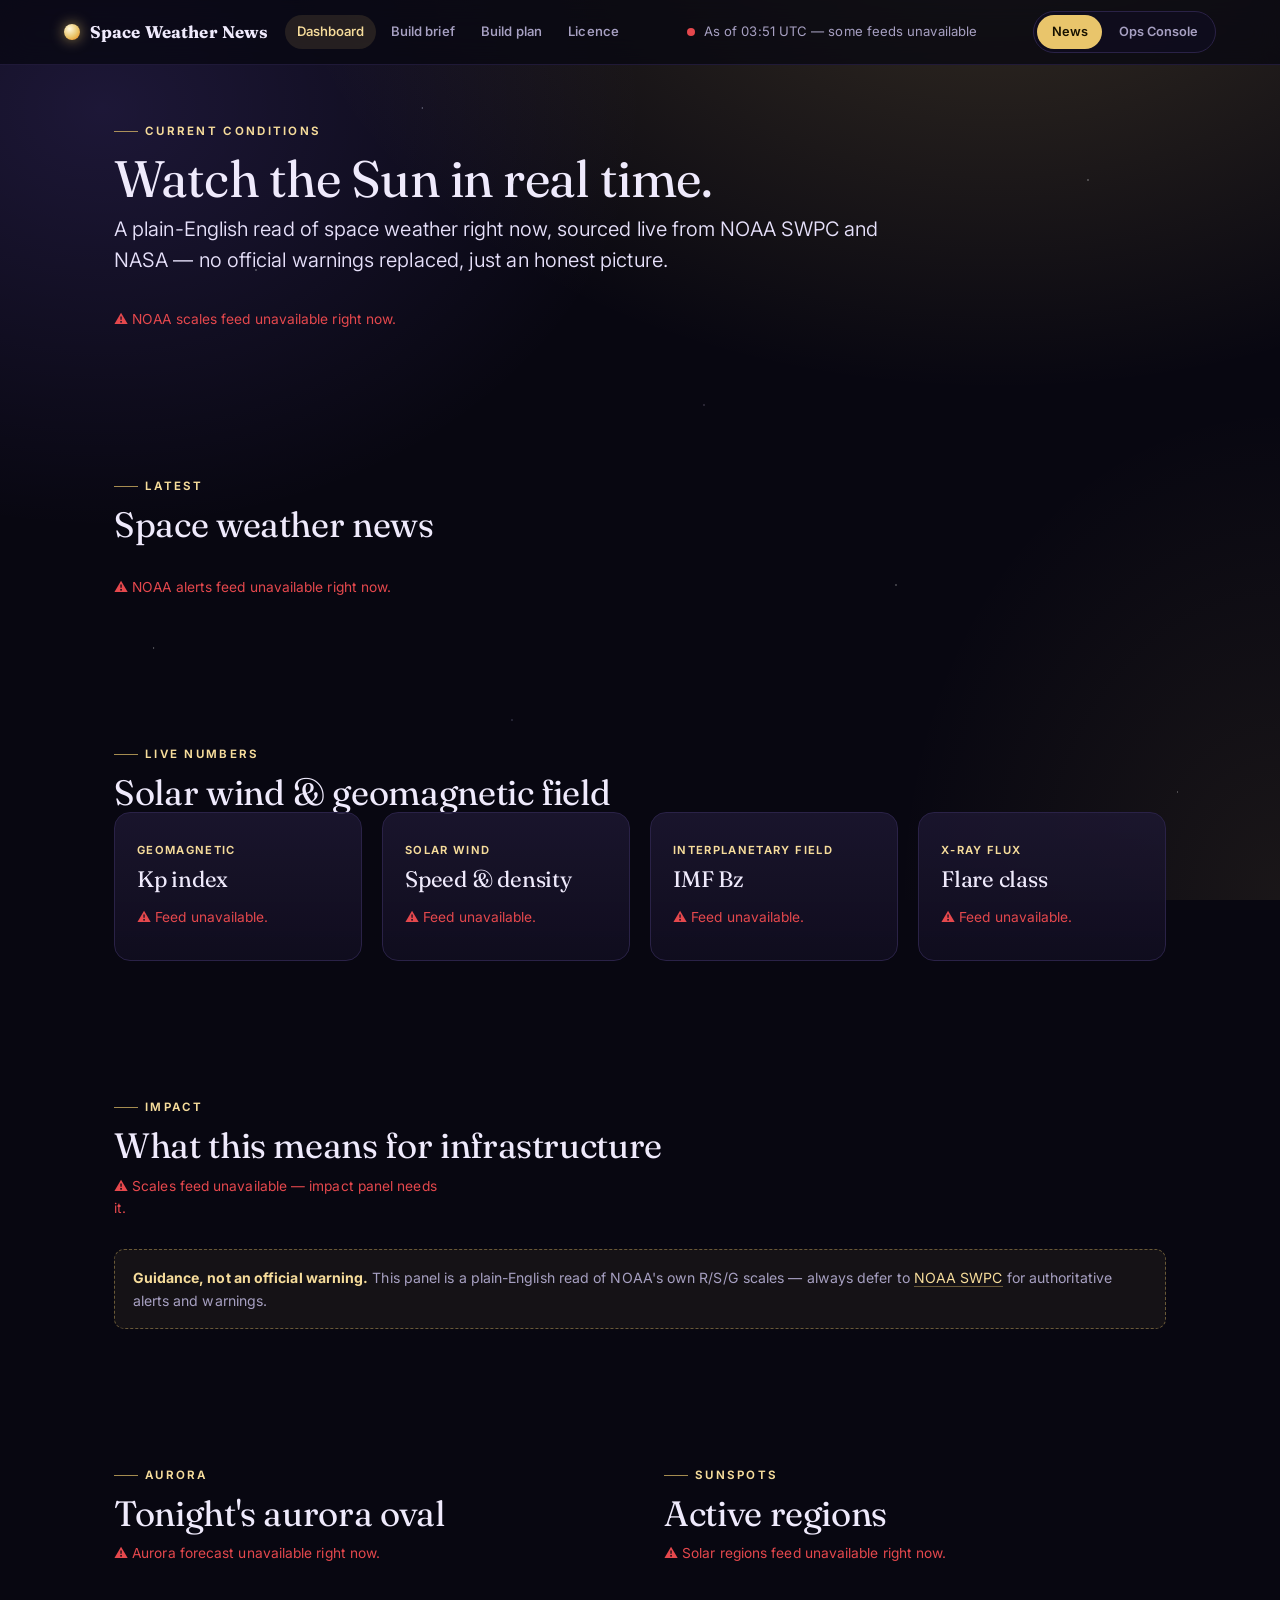
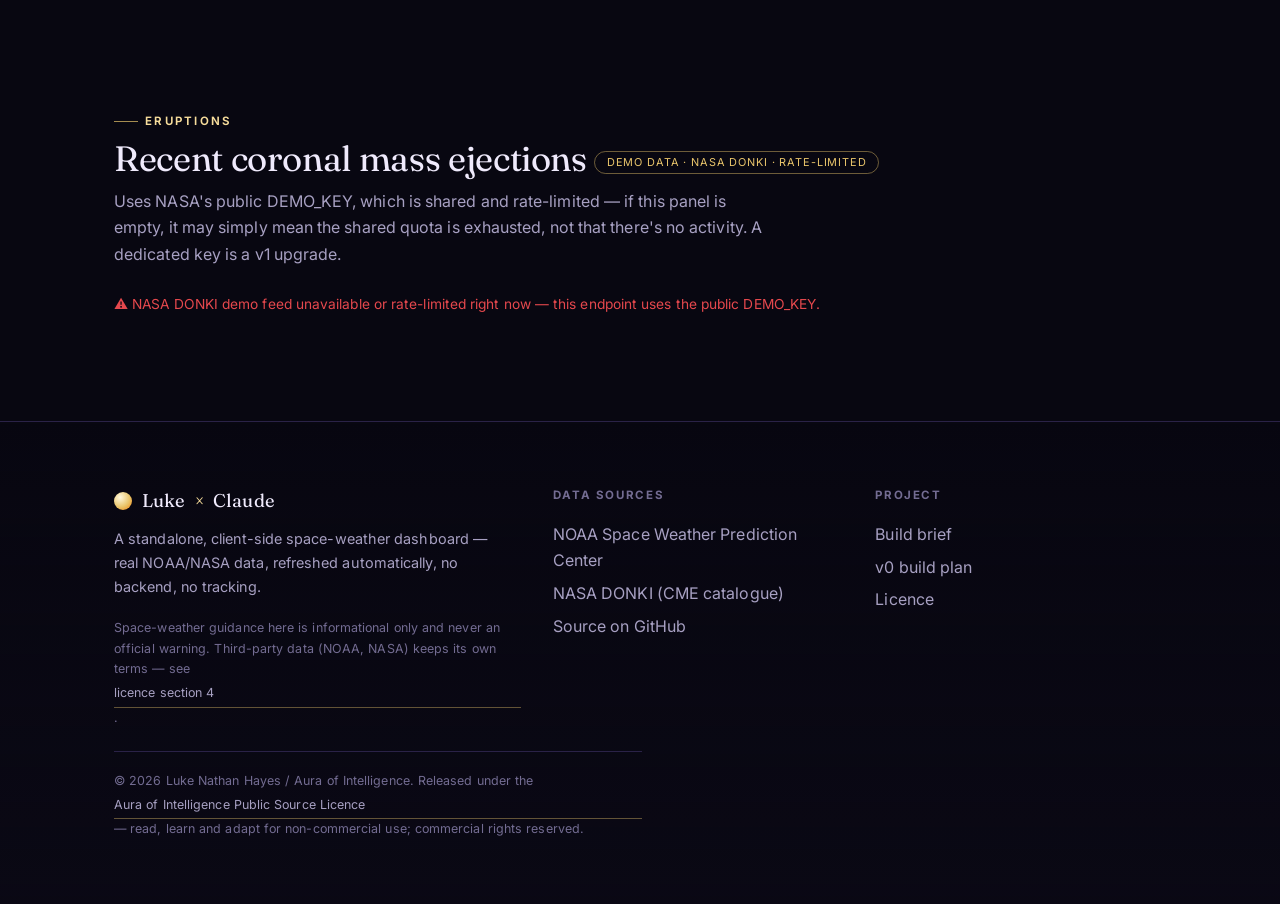
<file: index.html>
<!doctype html>
<html lang="en">
<head>
<meta charset="utf-8">
<meta name="viewport" content="width=device-width, initial-scale=1">
<title>Space Weather News — live solar &amp; geomagnetic conditions</title>
<meta name="description" content="Live solar wind, Kp index, X-ray flares, aurora forecasts and geomagnetic-storm alerts from NOAA SWPC and NASA — a fast, honest, plain-English space-weather dashboard. No backend, refreshes automatically.">
<link rel="preconnect" href="https://fonts.googleapis.com">
<link rel="preconnect" href="https://fonts.gstatic.com" crossorigin>
<link href="https://fonts.googleapis.com/css2?family=Fraunces:ital,opsz,wght@0,9..144,300..500;1,9..144,300..500&family=Inter:wght@300..700&display=swap" rel="stylesheet">
<link rel="stylesheet" href="assets/styles.css">
<link rel="icon" href="assets/favicon.svg" type="image/svg+xml">
<link rel="shortcut icon" href="assets/favicon.ico" type="image/x-icon">
    <link rel="icon" type="image/png" sizes="32x32" href="assets/favicon-raster-32.png">
    <link rel="icon" type="image/png" sizes="192x192" href="assets/favicon-raster-192.png">
    <link rel="apple-touch-icon" sizes="180x180" href="assets/apple-touch-icon-raster-180.png">
</head>
<body data-mode="news">
<div class="sky"></div><div class="stars"></div>

<header class="nav">
  <div class="nav-in">
    <a class="brand" href="index.html"><span class="dot"></span><b>Space&nbsp;Weather&nbsp;News</b></a>
    <nav class="nav-links" aria-label="Site">
      <a href="index.html" aria-current="page">Dashboard</a>
      <a href="brief.html">Build brief</a>
      <a href="plan.html">Build plan</a>
      <a href="licence.html">Licence</a>
    </nav>
    <div class="nav-mid">
      <span class="updated-strip">
        <span id="freshnessDot" class="pulse-dot" aria-hidden="true"></span>
        <span id="asOf">Loading live data…</span>
      </span>
    </div>
    <div class="mode-toggle" role="group" aria-label="Display mode">
      <button type="button" class="mode-btn" data-mode="news">News</button>
      <button type="button" class="mode-btn" data-mode="ops">Ops&nbsp;Console</button>
    </div>
  </div>
</header>

<main>

  <!-- CURRENT CONDITIONS -->
  <section class="pad-sm hero-conditions">
    <div class="wrap">
      <span class="kicker">Current conditions</span>
      <h1 style="margin-top:.6rem">Watch the Sun in real time.</h1>
      <p class="lead" style="margin-top:.5rem">A plain-English read of space weather right now, sourced live from NOAA SWPC and NASA — no official warnings replaced, just an honest picture.</p>
      <div class="scale-badges" id="scaleBadges">
        <div class="state"><span class="spin"></span> Loading current NOAA scales…</div>
      </div>
      <div class="outlook-strip ops-only" id="outlookStrip"></div>
    </div>
  </section>

  <!-- NEWS TICKER -->
  <section class="pad-sm">
    <div class="wrap">
      <span class="kicker">Latest</span>
      <h2 style="margin-top:.6rem">Space weather news</h2>
      <ol class="ticker" id="ticker" aria-live="polite">
        <li class="state"><span class="spin"></span> Loading alerts…</li>
      </ol>
    </div>
  </section>

  <!-- GAUGES -->
  <section class="pad-sm">
    <div class="wrap">
      <span class="kicker">Live numbers</span>
      <h2 style="margin-top:.6rem">Solar wind &amp; geomagnetic field</h2>
      <div class="grid g-4" id="gauges">
        <div class="card"><div class="state"><span class="spin"></span> Loading…</div></div>
      </div>
    </div>
  </section>

  <!-- OPS IMPACT -->
  <section class="pad-sm">
    <div class="wrap">
      <span class="kicker">Impact</span>
      <h2 style="margin-top:.6rem">What this means for infrastructure</h2>
      <div class="grid g-3" id="opsPanel">
        <div class="card"><div class="state"><span class="spin"></span> Loading…</div></div>
      </div>
      <p class="note mt-2"><b>Guidance, not an official warning.</b> This panel is a plain-English read of NOAA's own R/S/G scales — always defer to <a class="link" href="https://www.swpc.noaa.gov" rel="noopener">NOAA SWPC</a> for authoritative alerts and warnings.</p>
    </div>
  </section>

  <!-- AURORA + ACTIVE REGIONS -->
  <section class="pad-sm">
    <div class="wrap row">
      <div>
        <span class="kicker">Aurora</span>
        <h2 style="margin-top:.6rem">Tonight's aurora oval</h2>
        <div id="auroraPanel"><div class="state"><span class="spin"></span> Loading…</div></div>
      </div>
      <div>
        <span class="kicker">Sunspots</span>
        <h2 style="margin-top:.6rem">Active regions</h2>
        <div id="regionsPanel"><div class="state"><span class="spin"></span> Loading…</div></div>
      </div>
    </div>
  </section>

  <!-- CME -->
  <section class="pad-sm">
    <div class="wrap">
      <span class="kicker">Eruptions</span>
      <h2 style="margin-top:.6rem">Recent coronal mass ejections <span class="chip warn">Demo data · NASA DONKI · rate-limited</span></h2>
      <p class="muted mt-1">Uses NASA's public DEMO_KEY, which is shared and rate-limited — if this panel is empty, it may simply mean the shared quota is exhausted, not that there's no activity. A dedicated key is a v1 upgrade.</p>
      <div class="cme-list" id="cmePanel"><div class="state"><span class="spin"></span> Loading…</div></div>
    </div>
  </section>

</main>

<footer class="foot">
  <div class="wrap foot-grid">
    <div>
      <div class="sig"><span class="dot" style="width:18px;height:18px;border-radius:50%;background:radial-gradient(circle at 34% 30%,#fff8dd,var(--gold) 55%,var(--c-orange) 100%)"></span> Luke <span class="x">×</span> Claude</div>
      <p class="muted" style="font-size:.9rem;max-width:42ch">A standalone, client-side space-weather dashboard — real NOAA/NASA data, refreshed automatically, no backend, no tracking.</p>
      <p class="disclaimer mt-2">Space-weather guidance here is informational only and never an official warning. Third-party data (NOAA, NASA) keeps its own terms — see <a class="link" href="licence.html#third-party">licence section 4</a>.</p>
    </div>
    <div>
      <h5>Data sources</h5>
      <a href="https://www.swpc.noaa.gov" rel="noopener">NOAA Space Weather Prediction Center</a>
      <a href="https://ccmc.gsfc.nasa.gov/tools/DONKI/" rel="noopener">NASA DONKI (CME catalogue)</a>
      <a href="https://github.com/auraofintelligence/space-weather-news" rel="noopener">Source on GitHub</a>
    </div>
    <div>
      <h5>Project</h5>
      <a href="brief.html">Build brief</a>
      <a href="plan.html">v0 build plan</a>
      <a href="licence.html">Licence</a>
    </div>
  </div>
  <div class="wrap">
    <p class="fine">© <span data-year>2026</span> Luke Nathan Hayes / Aura of Intelligence. Released under the <a class="link" href="licence.html">Aura of Intelligence Public Source Licence</a> — read, learn and adapt for non-commercial use; commercial rights reserved.</p>
  </div>
</footer>

<script src="assets/data.js"></script>
<script src="assets/app.js"></script>
</body>
</html>
</file>
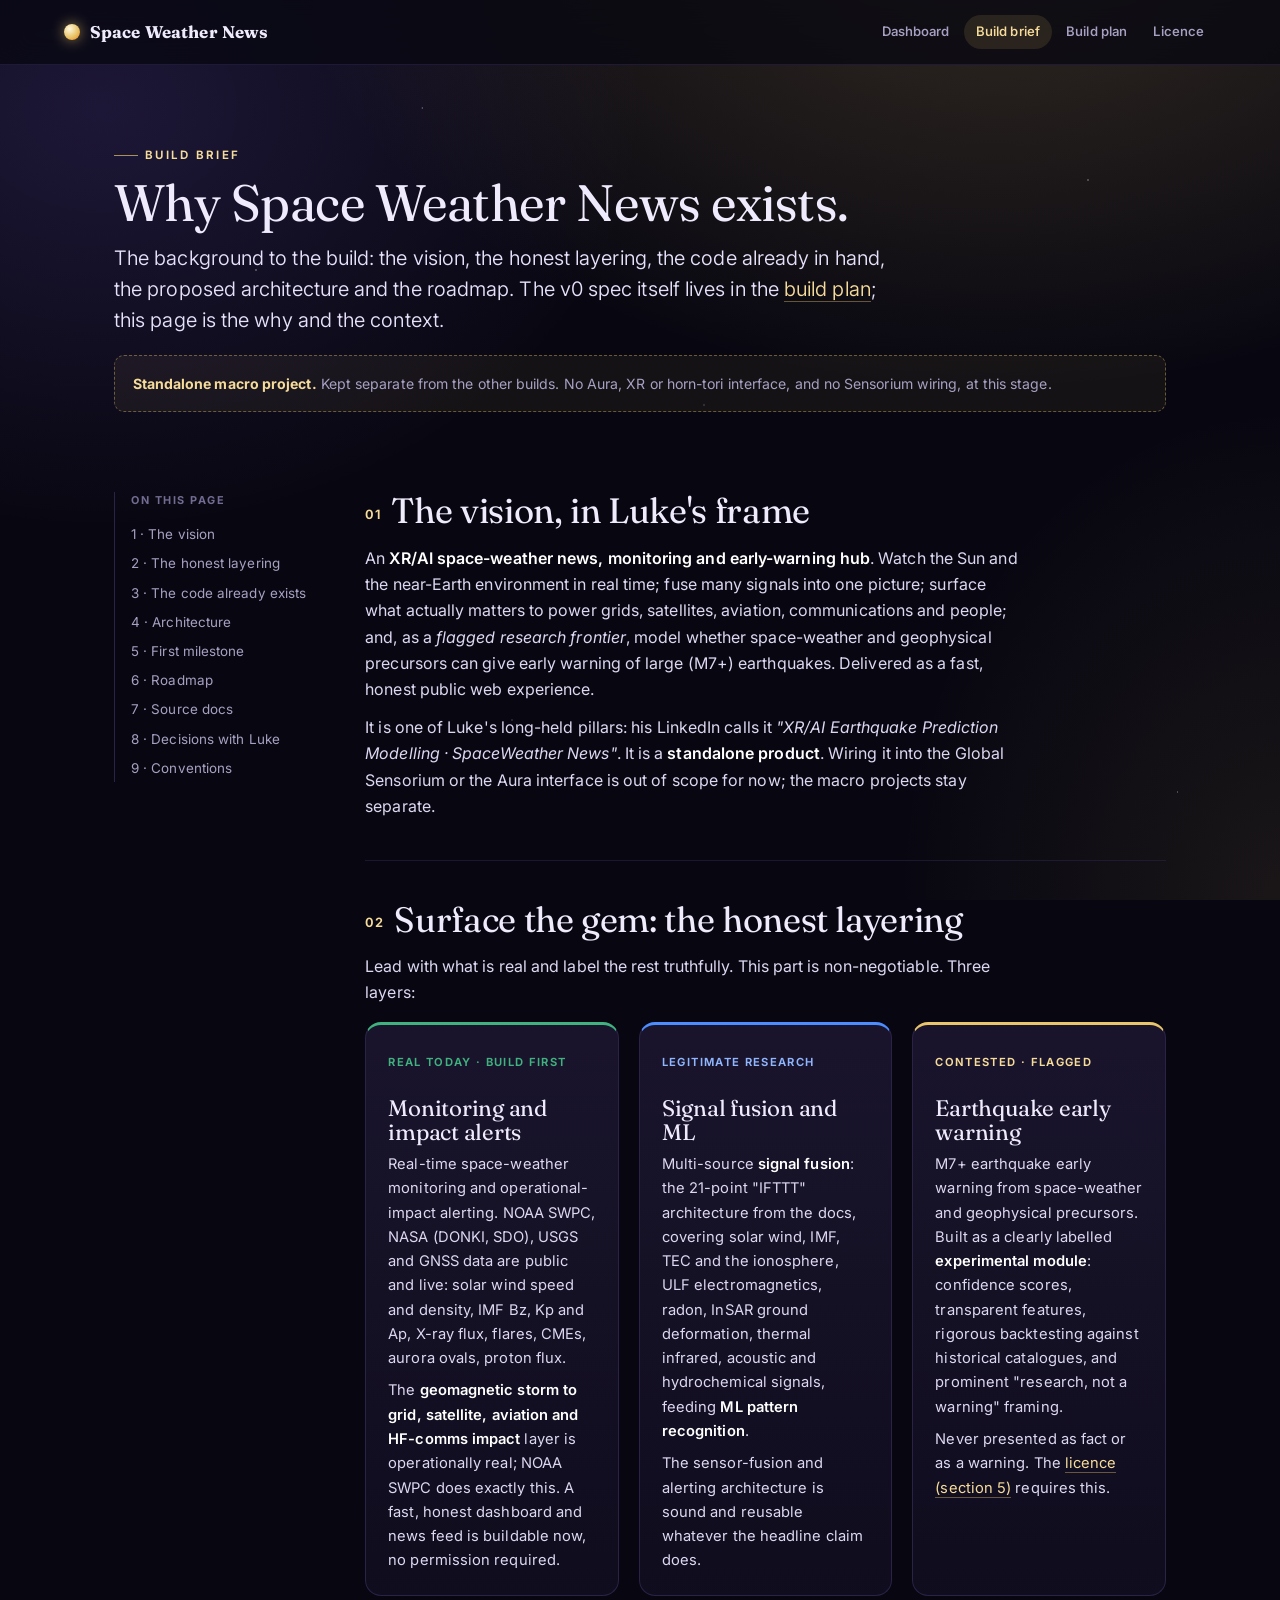
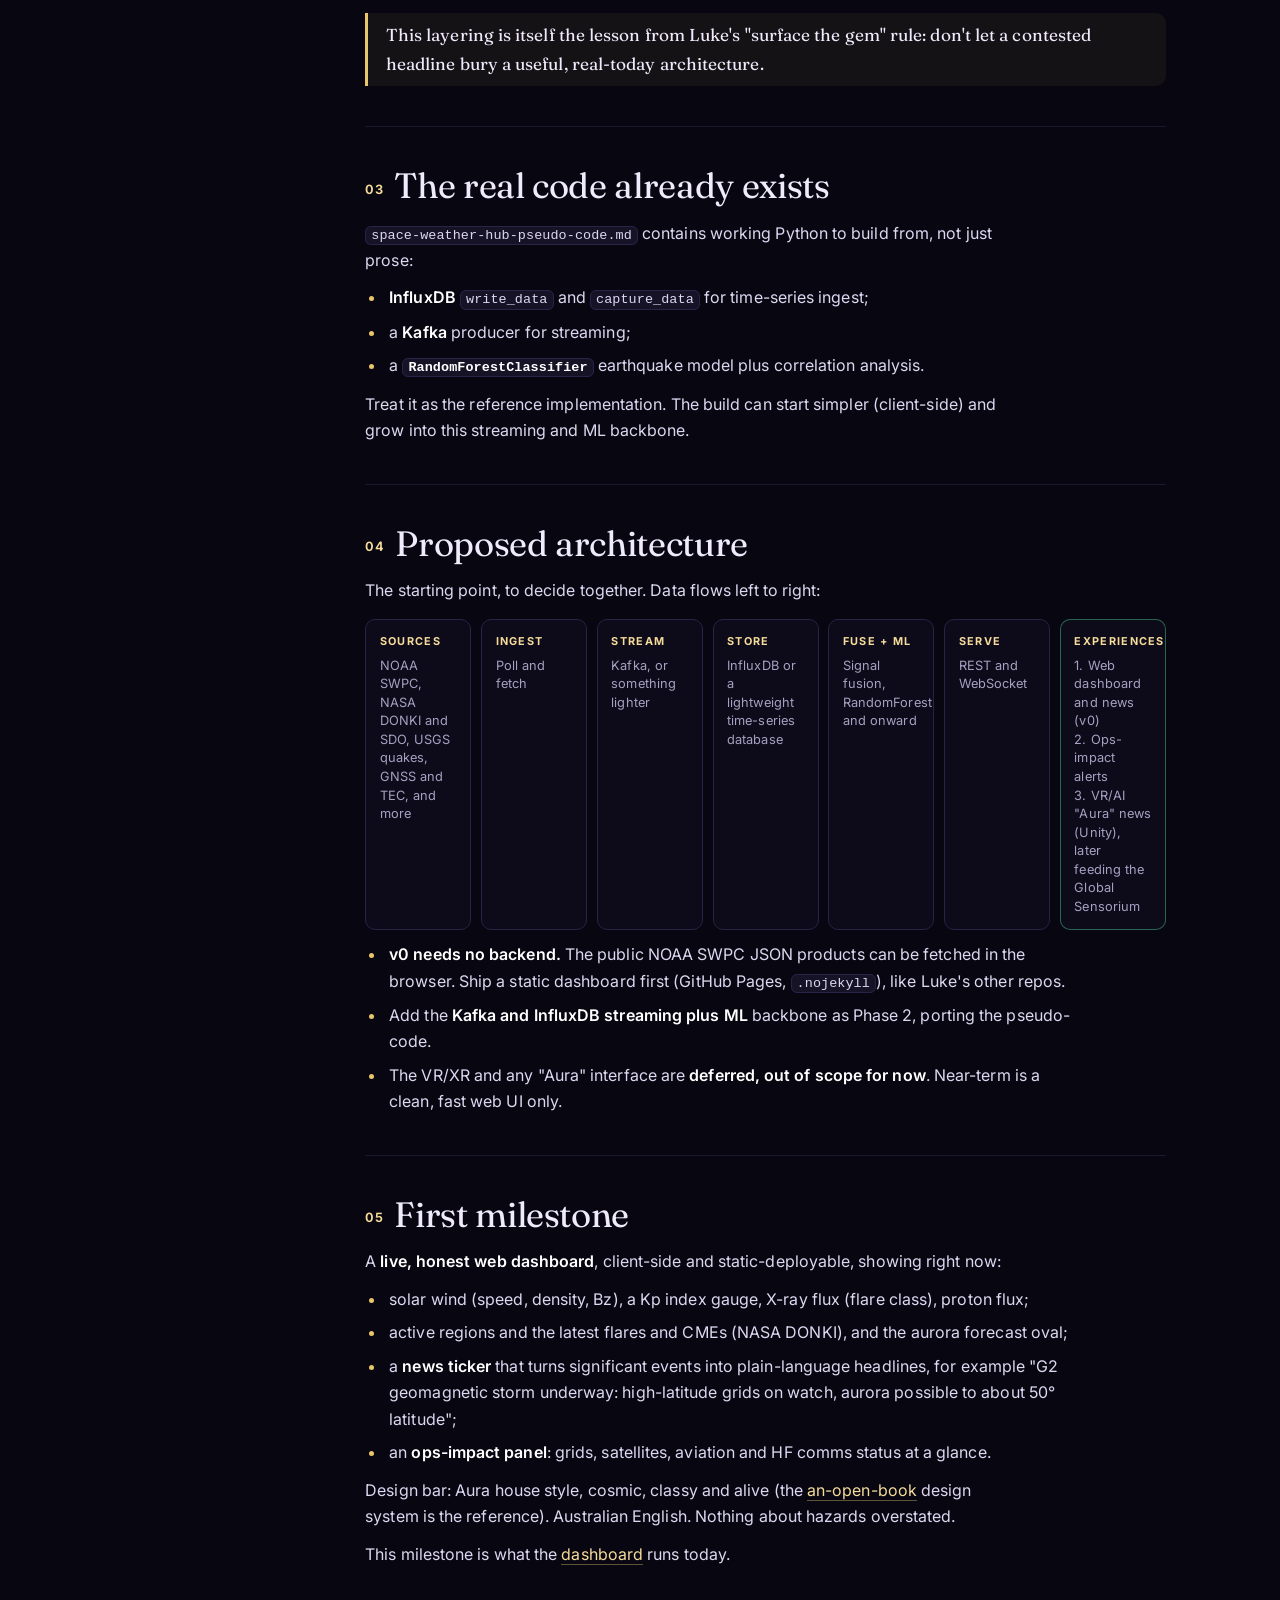
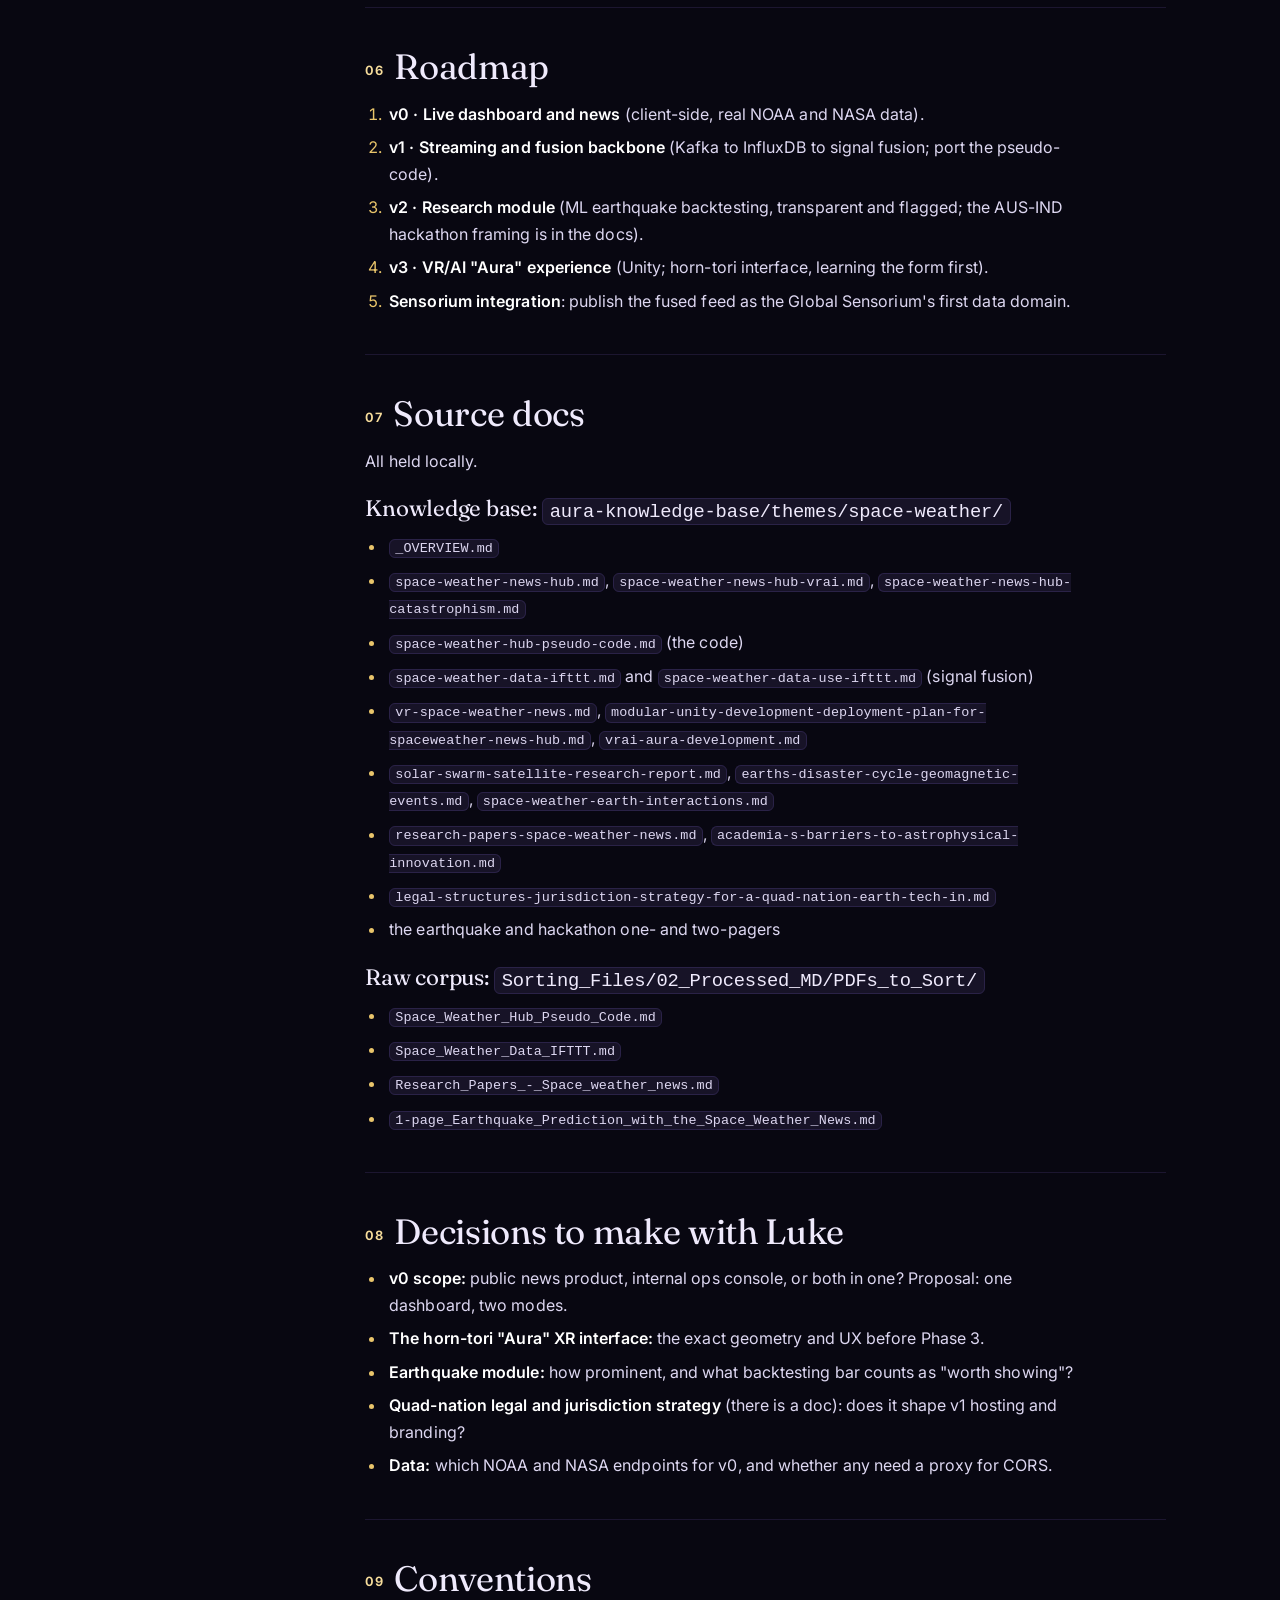
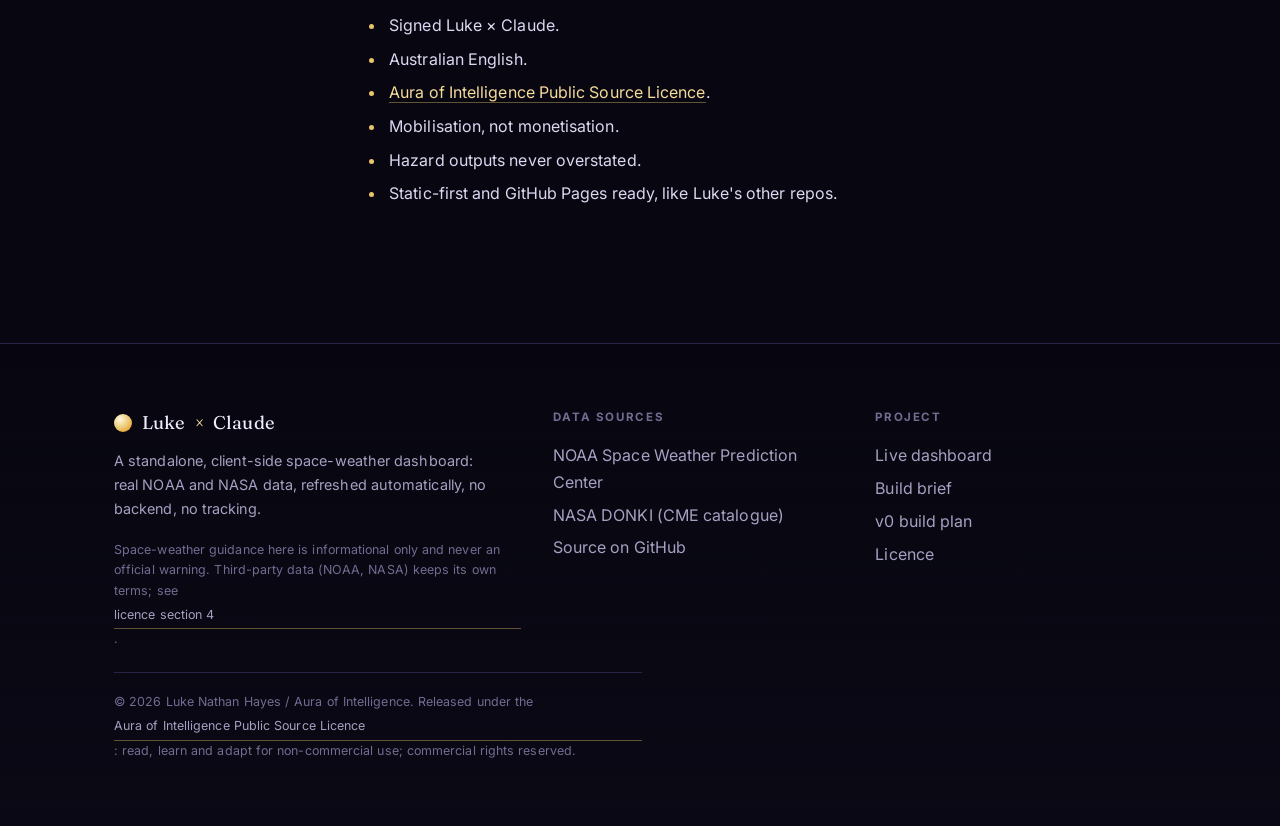
<file: brief.html>
<!doctype html>
<html lang="en">
<head>
<meta charset="utf-8">
<meta name="viewport" content="width=device-width, initial-scale=1">
<title>Build brief · Space Weather News</title>
<meta name="description" content="Why Space Weather News exists: the vision, the honest three-layer framing, the code already in hand, the proposed architecture and the roadmap from live dashboard to VR news studio.">
<link rel="preconnect" href="https://fonts.googleapis.com">
<link rel="preconnect" href="https://fonts.gstatic.com" crossorigin>
<link href="https://fonts.googleapis.com/css2?family=Fraunces:ital,opsz,wght@0,9..144,300..500;1,9..144,300..500&family=Inter:wght@300..700&display=swap" rel="stylesheet">
<link rel="stylesheet" href="assets/styles.css">
<link rel="icon" href="assets/favicon.svg" type="image/svg+xml">
<link rel="shortcut icon" href="assets/favicon.ico" type="image/x-icon">
<link rel="icon" type="image/png" sizes="32x32" href="assets/favicon-raster-32.png">
<link rel="icon" type="image/png" sizes="192x192" href="assets/favicon-raster-192.png">
<link rel="apple-touch-icon" sizes="180x180" href="assets/apple-touch-icon-raster-180.png">
</head>
<body>
<div class="sky"></div><div class="stars"></div>

<header class="nav">
  <div class="nav-in">
    <a class="brand" href="index.html"><span class="dot"></span><b>Space&nbsp;Weather&nbsp;News</b></a>
    <nav class="nav-links" aria-label="Site">
      <a href="index.html">Dashboard</a>
      <a href="brief.html" aria-current="page">Build brief</a>
      <a href="plan.html">Build plan</a>
      <a href="licence.html">Licence</a>
    </nav>
  </div>
</header>

<main>
  <section class="doc-hero">
    <div class="wrap">
      <span class="kicker">Build brief</span>
      <h1 style="margin-top:.6rem">Why Space Weather News exists.</h1>
      <p class="lead">The background to the build: the vision, the honest layering, the code already in hand, the proposed architecture and the roadmap. The v0 spec itself lives in the <a class="link" href="plan.html">build plan</a>; this page is the why and the context.</p>
      <p class="note mt-2"><b>Standalone macro project.</b> Kept separate from the other builds. No Aura, XR or horn-tori interface, and no Sensorium wiring, at this stage.</p>
    </div>
  </section>

  <section class="pad-sm">
    <div class="wrap doc">
      <aside class="toc" aria-label="On this page">
        <h5>On this page</h5>
        <a href="#vision">1 · The vision</a>
        <a href="#layering">2 · The honest layering</a>
        <a href="#code">3 · The code already exists</a>
        <a href="#architecture">4 · Architecture</a>
        <a href="#milestone">5 · First milestone</a>
        <a href="#roadmap">6 · Roadmap</a>
        <a href="#sources">7 · Source docs</a>
        <a href="#decisions">8 · Decisions with Luke</a>
        <a href="#conventions">9 · Conventions</a>
      </aside>

      <article class="prose">
        <section id="vision">
          <h2><span class="num">01</span>The vision, in Luke's frame</h2>
          <p>An <strong>XR/AI space-weather news, monitoring and early-warning hub</strong>. Watch the Sun and the near-Earth environment in real time; fuse many signals into one picture; surface what actually matters to power grids, satellites, aviation, communications and people; and, as a <em>flagged research frontier</em>, model whether space-weather and geophysical precursors can give early warning of large (M7+) earthquakes. Delivered as a fast, honest public web experience.</p>
          <p>It is one of Luke's long-held pillars: his LinkedIn calls it <em>"XR/AI Earthquake Prediction Modelling · SpaceWeather News"</em>. It is a <strong>standalone product</strong>. Wiring it into the Global Sensorium or the Aura interface is out of scope for now; the macro projects stay separate.</p>
        </section>

        <section id="layering">
          <h2><span class="num">02</span>Surface the gem: the honest layering</h2>
          <p>Lead with what is real and label the rest truthfully. This part is non-negotiable. Three layers:</p>
          <div class="grid g-3">
            <div class="card layer real">
              <span class="tag">Real today · build first</span>
              <h3>Monitoring and impact alerts</h3>
              <p>Real-time space-weather monitoring and operational-impact alerting. NOAA SWPC, NASA (DONKI, SDO), USGS and GNSS data are public and live: solar wind speed and density, IMF Bz, Kp and Ap, X-ray flux, flares, CMEs, aurora ovals, proton flux.</p>
              <p>The <strong>geomagnetic storm to grid, satellite, aviation and HF-comms impact</strong> layer is operationally real; NOAA SWPC does exactly this. A fast, honest dashboard and news feed is buildable now, no permission required.</p>
            </div>
            <div class="card layer research">
              <span class="tag">Legitimate research</span>
              <h3>Signal fusion and ML</h3>
              <p>Multi-source <strong>signal fusion</strong>: the 21-point "IFTTT" architecture from the docs, covering solar wind, IMF, TEC and the ionosphere, ULF electromagnetics, radon, InSAR ground deformation, thermal infrared, acoustic and hydrochemical signals, feeding <strong>ML pattern recognition</strong>.</p>
              <p>The sensor-fusion and alerting architecture is sound and reusable whatever the headline claim does.</p>
            </div>
            <div class="card layer contested">
              <span class="tag">Contested · flagged</span>
              <h3>Earthquake early warning</h3>
              <p>M7+ earthquake early warning from space-weather and geophysical precursors. Built as a clearly labelled <strong>experimental module</strong>: confidence scores, transparent features, rigorous backtesting against historical catalogues, and prominent "research, not a warning" framing.</p>
              <p>Never presented as fact or as a warning. The <a class="link" href="licence.html#no-harm">licence (section 5)</a> requires this.</p>
            </div>
          </div>
          <blockquote><p>This layering is itself the lesson from Luke's "surface the gem" rule: don't let a contested headline bury a useful, real-today architecture.</p></blockquote>
        </section>

        <section id="code">
          <h2><span class="num">03</span>The real code already exists</h2>
          <p><code>space-weather-hub-pseudo-code.md</code> contains working Python to build from, not just prose:</p>
          <ul>
            <li><strong>InfluxDB</strong> <code>write_data</code> and <code>capture_data</code> for time-series ingest;</li>
            <li>a <strong>Kafka</strong> producer for streaming;</li>
            <li>a <strong><code>RandomForestClassifier</code></strong> earthquake model plus correlation analysis.</li>
          </ul>
          <p>Treat it as the reference implementation. The build can start simpler (client-side) and grow into this streaming and ML backbone.</p>
        </section>

        <section id="architecture">
          <h2><span class="num">04</span>Proposed architecture</h2>
          <p>The starting point, to decide together. Data flows left to right:</p>
          <div class="flow" role="list">
            <div class="step" role="listitem"><b>Sources</b><span>NOAA SWPC, NASA DONKI and SDO, USGS quakes, GNSS and TEC, and more</span></div>
            <div class="step" role="listitem"><b>Ingest</b><span>Poll and fetch</span></div>
            <div class="step" role="listitem"><b>Stream</b><span>Kafka, or something lighter</span></div>
            <div class="step" role="listitem"><b>Store</b><span>InfluxDB or a lightweight time-series database</span></div>
            <div class="step" role="listitem"><b>Fuse + ML</b><span>Signal fusion, RandomForest and onward</span></div>
            <div class="step" role="listitem"><b>Serve</b><span>REST and WebSocket</span></div>
            <div class="step now" role="listitem"><b>Experiences</b><span>1. Web dashboard and news (v0)<br>2. Ops-impact alerts<br>3. VR/AI "Aura" news (Unity), later feeding the Global Sensorium</span></div>
          </div>
          <ul>
            <li><strong>v0 needs no backend.</strong> The public NOAA SWPC JSON products can be fetched in the browser. Ship a static dashboard first (GitHub Pages, <code>.nojekyll</code>), like Luke's other repos.</li>
            <li>Add the <strong>Kafka and InfluxDB streaming plus ML</strong> backbone as Phase 2, porting the pseudo-code.</li>
            <li>The VR/XR and any "Aura" interface are <strong>deferred, out of scope for now</strong>. Near-term is a clean, fast web UI only.</li>
          </ul>
        </section>

        <section id="milestone">
          <h2><span class="num">05</span>First milestone</h2>
          <p>A <strong>live, honest web dashboard</strong>, client-side and static-deployable, showing right now:</p>
          <ul>
            <li>solar wind (speed, density, Bz), a Kp index gauge, X-ray flux (flare class), proton flux;</li>
            <li>active regions and the latest flares and CMEs (NASA DONKI), and the aurora forecast oval;</li>
            <li>a <strong>news ticker</strong> that turns significant events into plain-language headlines, for example "G2 geomagnetic storm underway: high-latitude grids on watch, aurora possible to about 50° latitude";</li>
            <li>an <strong>ops-impact panel</strong>: grids, satellites, aviation and HF comms status at a glance.</li>
          </ul>
          <p>Design bar: Aura house style, cosmic, classy and alive (the <a class="link" href="https://github.com/auraofintelligence/an-open-book" rel="noopener">an-open-book</a> design system is the reference). Australian English. Nothing about hazards overstated.</p>
          <p>This milestone is what the <a class="link" href="index.html">dashboard</a> runs today.</p>
        </section>

        <section id="roadmap">
          <h2><span class="num">06</span>Roadmap</h2>
          <ol>
            <li><strong>v0 · Live dashboard and news</strong> (client-side, real NOAA and NASA data).</li>
            <li><strong>v1 · Streaming and fusion backbone</strong> (Kafka to InfluxDB to signal fusion; port the pseudo-code).</li>
            <li><strong>v2 · Research module</strong> (ML earthquake backtesting, transparent and flagged; the AUS-IND hackathon framing is in the docs).</li>
            <li><strong>v3 · VR/AI "Aura" experience</strong> (Unity; horn-tori interface, learning the form first).</li>
            <li><strong>Sensorium integration</strong>: publish the fused feed as the Global Sensorium's first data domain.</li>
          </ol>
        </section>

        <section id="sources">
          <h2><span class="num">07</span>Source docs</h2>
          <p>All held locally.</p>
          <h3>Knowledge base: <code>aura-knowledge-base/themes/space-weather/</code></h3>
          <ul>
            <li><code>_OVERVIEW.md</code></li>
            <li><code>space-weather-news-hub.md</code>, <code>space-weather-news-hub-vrai.md</code>, <code>space-weather-news-hub-catastrophism.md</code></li>
            <li><code>space-weather-hub-pseudo-code.md</code> (the code)</li>
            <li><code>space-weather-data-ifttt.md</code> and <code>space-weather-data-use-ifttt.md</code> (signal fusion)</li>
            <li><code>vr-space-weather-news.md</code>, <code>modular-unity-development-deployment-plan-for-spaceweather-news-hub.md</code>, <code>vrai-aura-development.md</code></li>
            <li><code>solar-swarm-satellite-research-report.md</code>, <code>earths-disaster-cycle-geomagnetic-events.md</code>, <code>space-weather-earth-interactions.md</code></li>
            <li><code>research-papers-space-weather-news.md</code>, <code>academia-s-barriers-to-astrophysical-innovation.md</code></li>
            <li><code>legal-structures-jurisdiction-strategy-for-a-quad-nation-earth-tech-in.md</code></li>
            <li>the earthquake and hackathon one- and two-pagers</li>
          </ul>
          <h3>Raw corpus: <code>Sorting_Files/02_Processed_MD/PDFs_to_Sort/</code></h3>
          <ul>
            <li><code>Space_Weather_Hub_Pseudo_Code.md</code></li>
            <li><code>Space_Weather_Data_IFTTT.md</code></li>
            <li><code>Research_Papers_-_Space_weather_news.md</code></li>
            <li><code>1-page_Earthquake_Prediction_with_the_Space_Weather_News.md</code></li>
          </ul>
        </section>

        <section id="decisions">
          <h2><span class="num">08</span>Decisions to make with Luke</h2>
          <ul>
            <li><strong>v0 scope:</strong> public news product, internal ops console, or both in one? Proposal: one dashboard, two modes.</li>
            <li><strong>The horn-tori "Aura" XR interface:</strong> the exact geometry and UX before Phase 3.</li>
            <li><strong>Earthquake module:</strong> how prominent, and what backtesting bar counts as "worth showing"?</li>
            <li><strong>Quad-nation legal and jurisdiction strategy</strong> (there is a doc): does it shape v1 hosting and branding?</li>
            <li><strong>Data:</strong> which NOAA and NASA endpoints for v0, and whether any need a proxy for CORS.</li>
          </ul>
        </section>

        <section id="conventions">
          <h2><span class="num">09</span>Conventions</h2>
          <ul>
            <li>Signed Luke × Claude.</li>
            <li>Australian English.</li>
            <li><a class="link" href="licence.html">Aura of Intelligence Public Source Licence</a>.</li>
            <li>Mobilisation, not monetisation.</li>
            <li>Hazard outputs never overstated.</li>
            <li>Static-first and GitHub Pages ready, like Luke's other repos.</li>
          </ul>
        </section>
      </article>
    </div>
  </section>
</main>

<footer class="foot">
  <div class="wrap foot-grid">
    <div>
      <div class="sig"><span class="dot" style="width:18px;height:18px;border-radius:50%;background:radial-gradient(circle at 34% 30%,#fff8dd,var(--gold) 55%,var(--c-orange) 100%)"></span> Luke <span class="x">×</span> Claude</div>
      <p class="muted" style="font-size:.9rem;max-width:42ch">A standalone, client-side space-weather dashboard: real NOAA and NASA data, refreshed automatically, no backend, no tracking.</p>
      <p class="disclaimer mt-2">Space-weather guidance here is informational only and never an official warning. Third-party data (NOAA, NASA) keeps its own terms; see <a class="link" href="licence.html#third-party">licence section 4</a>.</p>
    </div>
    <div>
      <h5>Data sources</h5>
      <a href="https://www.swpc.noaa.gov" rel="noopener">NOAA Space Weather Prediction Center</a>
      <a href="https://ccmc.gsfc.nasa.gov/tools/DONKI/" rel="noopener">NASA DONKI (CME catalogue)</a>
      <a href="https://github.com/auraofintelligence/space-weather-news" rel="noopener">Source on GitHub</a>
    </div>
    <div>
      <h5>Project</h5>
      <a href="index.html">Live dashboard</a>
      <a href="brief.html">Build brief</a>
      <a href="plan.html">v0 build plan</a>
      <a href="licence.html">Licence</a>
    </div>
  </div>
  <div class="wrap">
    <p class="fine">© 2026 Luke Nathan Hayes / Aura of Intelligence. Released under the <a class="link" href="licence.html">Aura of Intelligence Public Source Licence</a>: read, learn and adapt for non-commercial use; commercial rights reserved.</p>
  </div>
</footer>
</body>
</html>
</file>
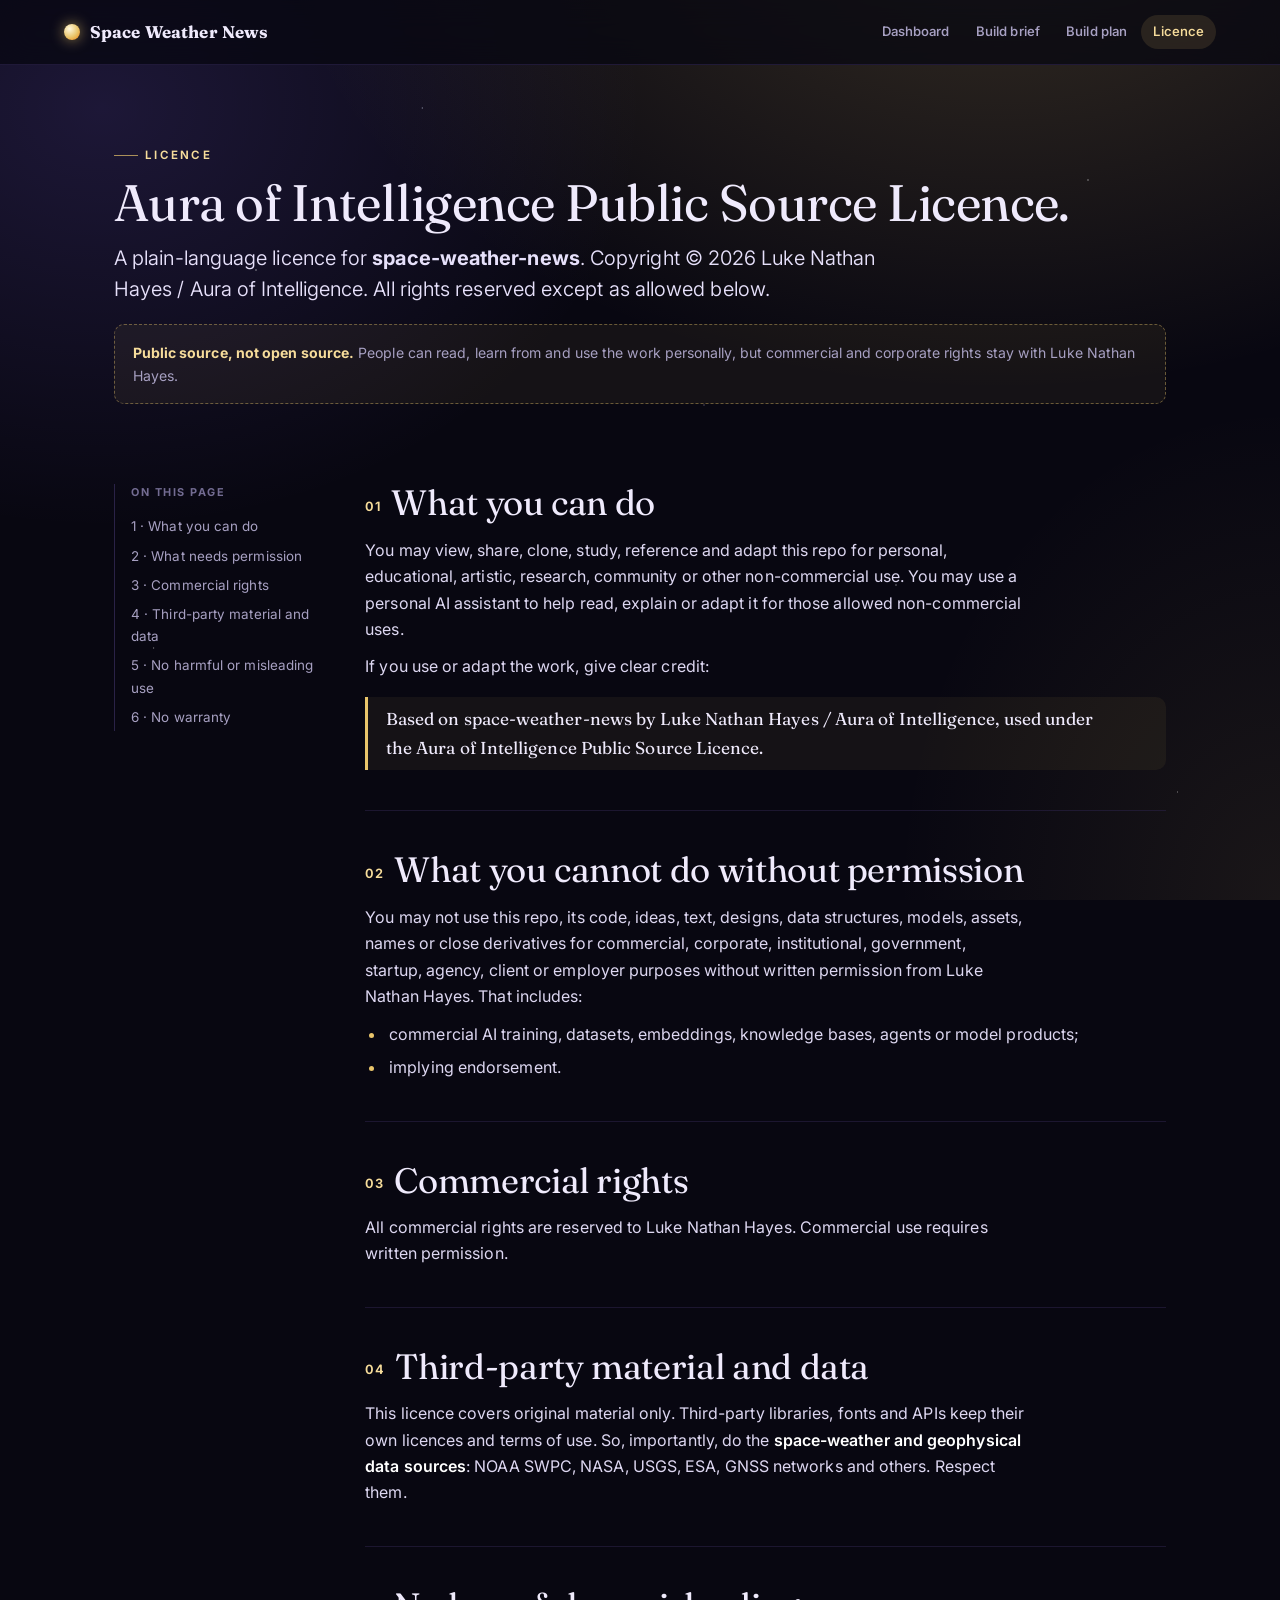
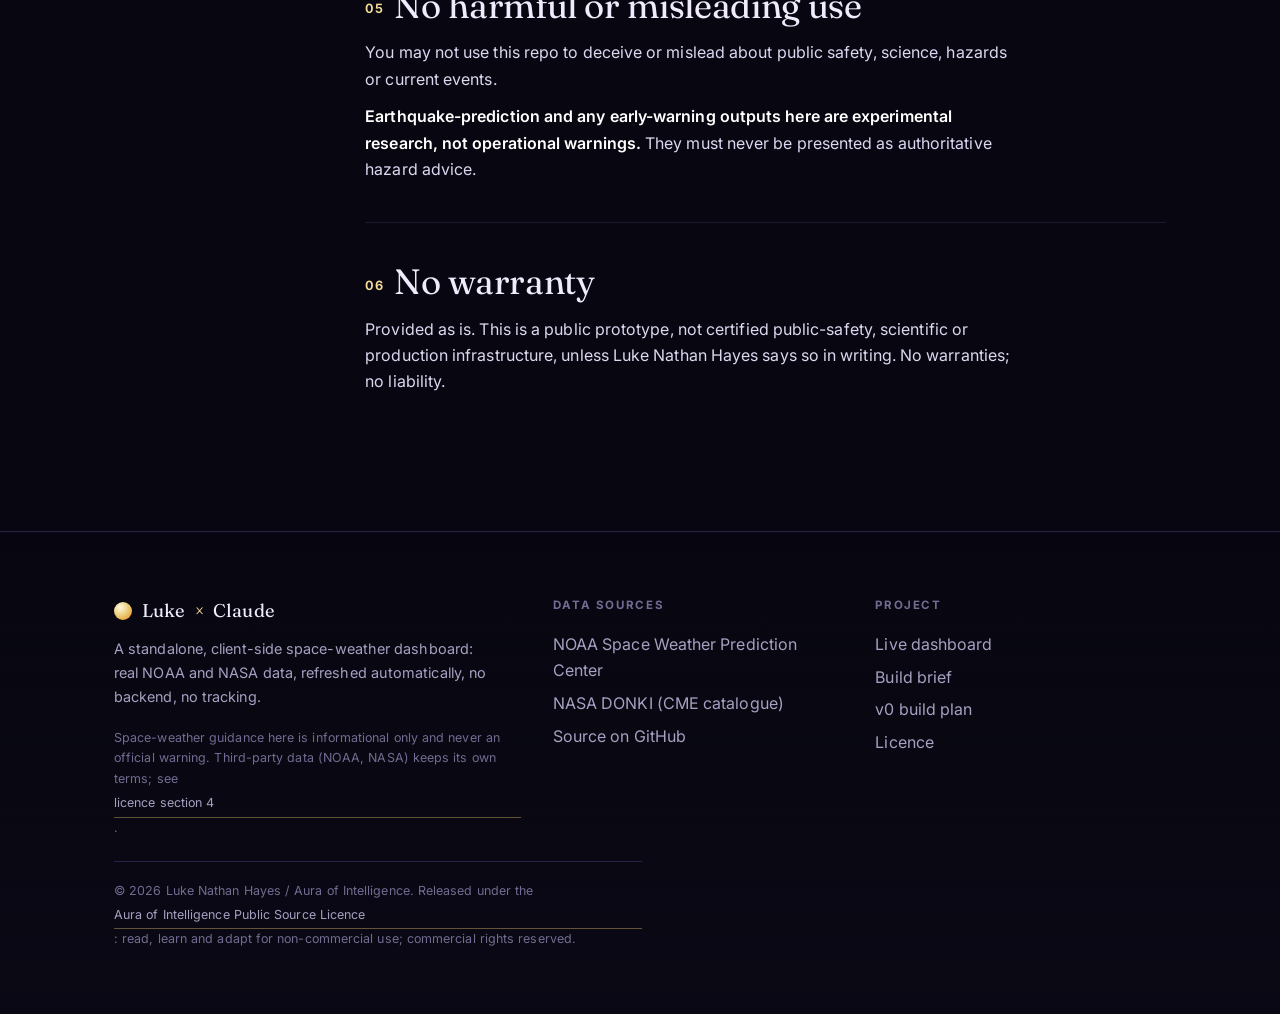
<file: licence.html>
<!doctype html>
<html lang="en">
<head>
<meta charset="utf-8">
<meta name="viewport" content="width=device-width, initial-scale=1">
<title>Licence · Space Weather News</title>
<meta name="description" content="The Aura of Intelligence Public Source Licence for Space Weather News: free to read, learn from and adapt for non-commercial use; commercial rights reserved.">
<link rel="preconnect" href="https://fonts.googleapis.com">
<link rel="preconnect" href="https://fonts.gstatic.com" crossorigin>
<link href="https://fonts.googleapis.com/css2?family=Fraunces:ital,opsz,wght@0,9..144,300..500;1,9..144,300..500&family=Inter:wght@300..700&display=swap" rel="stylesheet">
<link rel="stylesheet" href="assets/styles.css">
<link rel="icon" href="assets/favicon.svg" type="image/svg+xml">
<link rel="shortcut icon" href="assets/favicon.ico" type="image/x-icon">
<link rel="icon" type="image/png" sizes="32x32" href="assets/favicon-raster-32.png">
<link rel="icon" type="image/png" sizes="192x192" href="assets/favicon-raster-192.png">
<link rel="apple-touch-icon" sizes="180x180" href="assets/apple-touch-icon-raster-180.png">
</head>
<body>
<div class="sky"></div><div class="stars"></div>

<header class="nav">
  <div class="nav-in">
    <a class="brand" href="index.html"><span class="dot"></span><b>Space&nbsp;Weather&nbsp;News</b></a>
    <nav class="nav-links" aria-label="Site">
      <a href="index.html">Dashboard</a>
      <a href="brief.html">Build brief</a>
      <a href="plan.html">Build plan</a>
      <a href="licence.html" aria-current="page">Licence</a>
    </nav>
  </div>
</header>

<main>
  <section class="doc-hero">
    <div class="wrap">
      <span class="kicker">Licence</span>
      <h1 style="margin-top:.6rem">Aura of Intelligence Public Source Licence.</h1>
      <p class="lead">A plain-language licence for <strong>space-weather-news</strong>. Copyright © 2026 Luke Nathan Hayes / Aura of Intelligence. All rights reserved except as allowed below.</p>
      <p class="note mt-2"><b>Public source, not open source.</b> People can read, learn from and use the work personally, but commercial and corporate rights stay with Luke Nathan Hayes.</p>
    </div>
  </section>

  <section class="pad-sm">
    <div class="wrap doc">
      <aside class="toc" aria-label="On this page">
        <h5>On this page</h5>
        <a href="#can">1 · What you can do</a>
        <a href="#cannot">2 · What needs permission</a>
        <a href="#commercial">3 · Commercial rights</a>
        <a href="#third-party">4 · Third-party material and data</a>
        <a href="#no-harm">5 · No harmful or misleading use</a>
        <a href="#warranty">6 · No warranty</a>
      </aside>

      <article class="prose">
        <section id="can">
          <h2><span class="num">01</span>What you can do</h2>
          <p>You may view, share, clone, study, reference and adapt this repo for personal, educational, artistic, research, community or other non-commercial use. You may use a personal AI assistant to help read, explain or adapt it for those allowed non-commercial uses.</p>
          <p>If you use or adapt the work, give clear credit:</p>
          <blockquote><p>Based on space-weather-news by Luke Nathan Hayes / Aura of Intelligence, used under the Aura of Intelligence Public Source Licence.</p></blockquote>
        </section>

        <section id="cannot">
          <h2><span class="num">02</span>What you cannot do without permission</h2>
          <p>You may not use this repo, its code, ideas, text, designs, data structures, models, assets, names or close derivatives for commercial, corporate, institutional, government, startup, agency, client or employer purposes without written permission from Luke Nathan Hayes. That includes:</p>
          <ul>
            <li>commercial AI training, datasets, embeddings, knowledge bases, agents or model products;</li>
            <li>implying endorsement.</li>
          </ul>
        </section>

        <section id="commercial">
          <h2><span class="num">03</span>Commercial rights</h2>
          <p>All commercial rights are reserved to Luke Nathan Hayes. Commercial use requires written permission.</p>
        </section>

        <section id="third-party">
          <h2><span class="num">04</span>Third-party material and data</h2>
          <p>This licence covers original material only. Third-party libraries, fonts and APIs keep their own licences and terms of use. So, importantly, do the <strong>space-weather and geophysical data sources</strong>: NOAA SWPC, NASA, USGS, ESA, GNSS networks and others. Respect them.</p>
        </section>

        <section id="no-harm">
          <h2><span class="num">05</span>No harmful or misleading use</h2>
          <p>You may not use this repo to deceive or mislead about public safety, science, hazards or current events.</p>
          <p><strong>Earthquake-prediction and any early-warning outputs here are experimental research, not operational warnings.</strong> They must never be presented as authoritative hazard advice.</p>
        </section>

        <section id="warranty">
          <h2><span class="num">06</span>No warranty</h2>
          <p>Provided as is. This is a public prototype, not certified public-safety, scientific or production infrastructure, unless Luke Nathan Hayes says so in writing. No warranties; no liability.</p>
        </section>
      </article>
    </div>
  </section>
</main>

<footer class="foot">
  <div class="wrap foot-grid">
    <div>
      <div class="sig"><span class="dot" style="width:18px;height:18px;border-radius:50%;background:radial-gradient(circle at 34% 30%,#fff8dd,var(--gold) 55%,var(--c-orange) 100%)"></span> Luke <span class="x">×</span> Claude</div>
      <p class="muted" style="font-size:.9rem;max-width:42ch">A standalone, client-side space-weather dashboard: real NOAA and NASA data, refreshed automatically, no backend, no tracking.</p>
      <p class="disclaimer mt-2">Space-weather guidance here is informational only and never an official warning. Third-party data (NOAA, NASA) keeps its own terms; see <a class="link" href="licence.html#third-party">licence section 4</a>.</p>
    </div>
    <div>
      <h5>Data sources</h5>
      <a href="https://www.swpc.noaa.gov" rel="noopener">NOAA Space Weather Prediction Center</a>
      <a href="https://ccmc.gsfc.nasa.gov/tools/DONKI/" rel="noopener">NASA DONKI (CME catalogue)</a>
      <a href="https://github.com/auraofintelligence/space-weather-news" rel="noopener">Source on GitHub</a>
    </div>
    <div>
      <h5>Project</h5>
      <a href="index.html">Live dashboard</a>
      <a href="brief.html">Build brief</a>
      <a href="plan.html">v0 build plan</a>
      <a href="licence.html">Licence</a>
    </div>
  </div>
  <div class="wrap">
    <p class="fine">© 2026 Luke Nathan Hayes / Aura of Intelligence. Released under the <a class="link" href="licence.html">Aura of Intelligence Public Source Licence</a>: read, learn and adapt for non-commercial use; commercial rights reserved.</p>
  </div>
</footer>
</body>
</html>
</file>
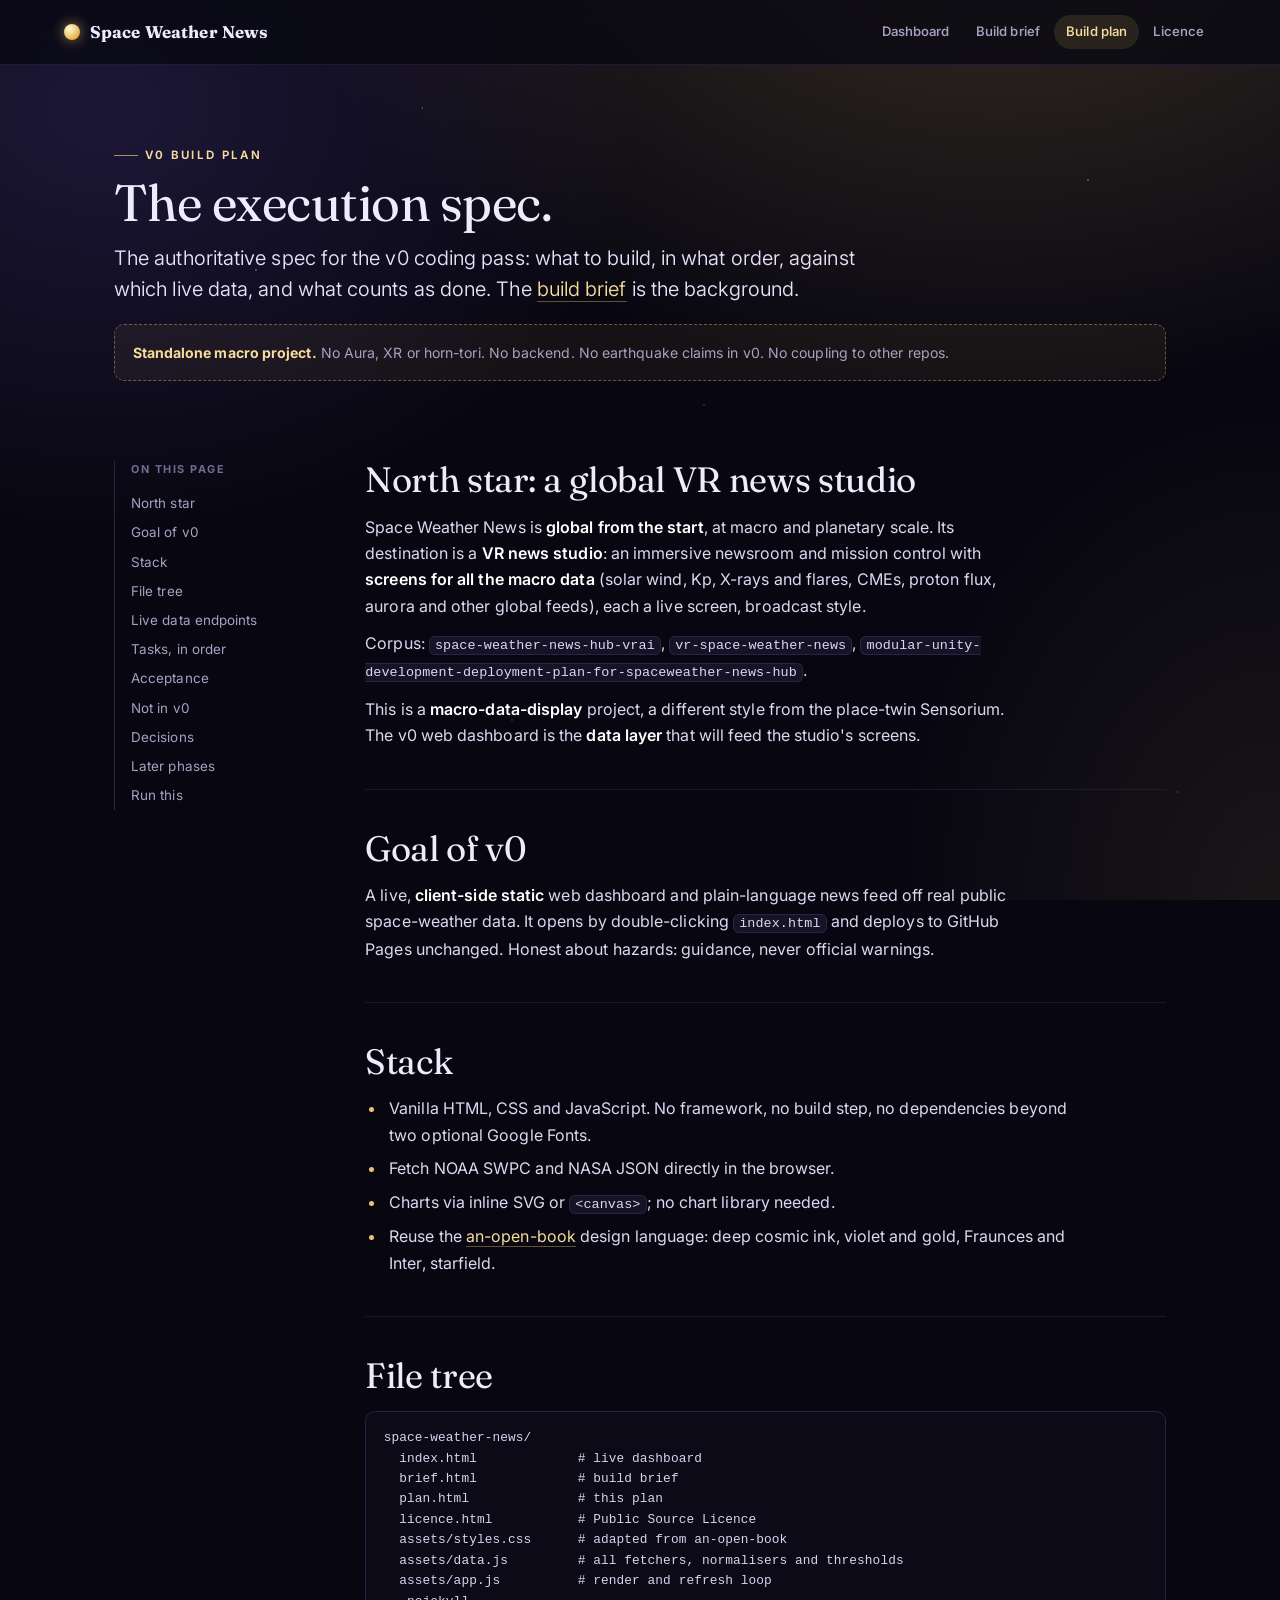
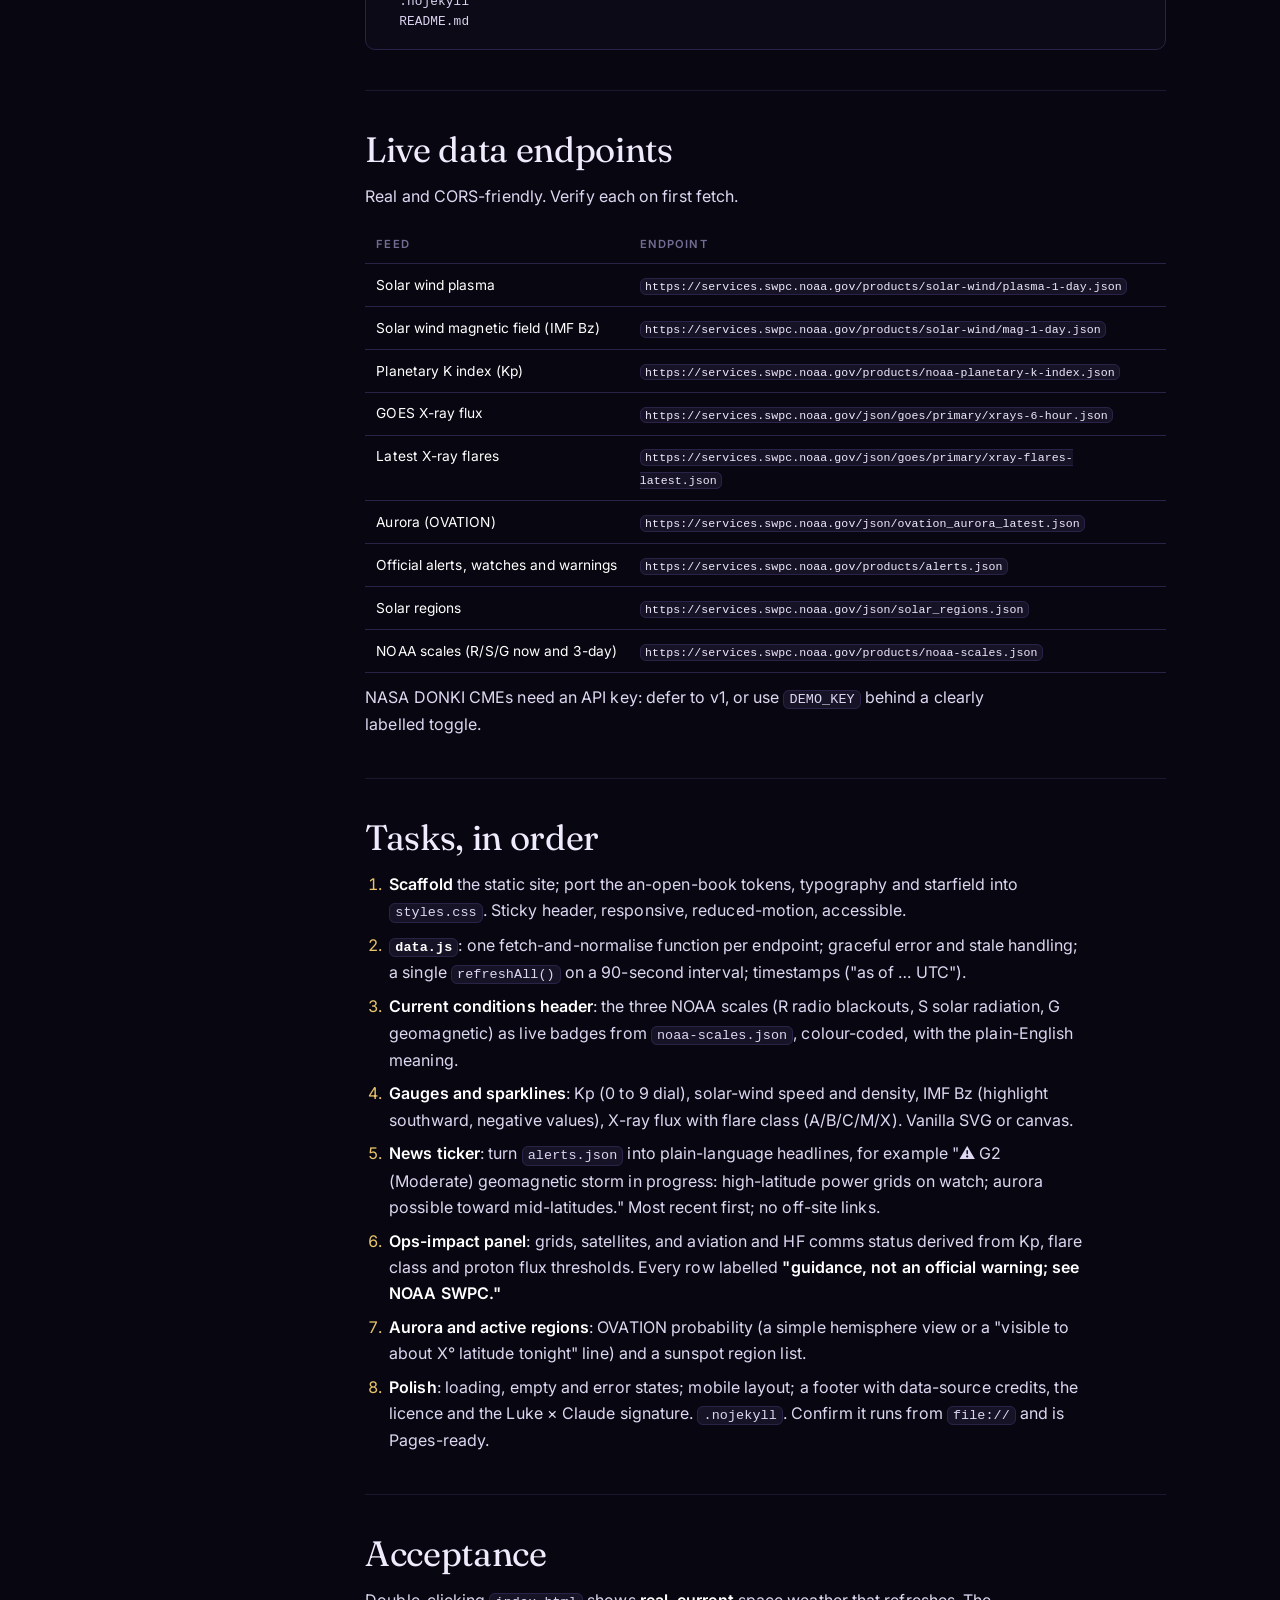
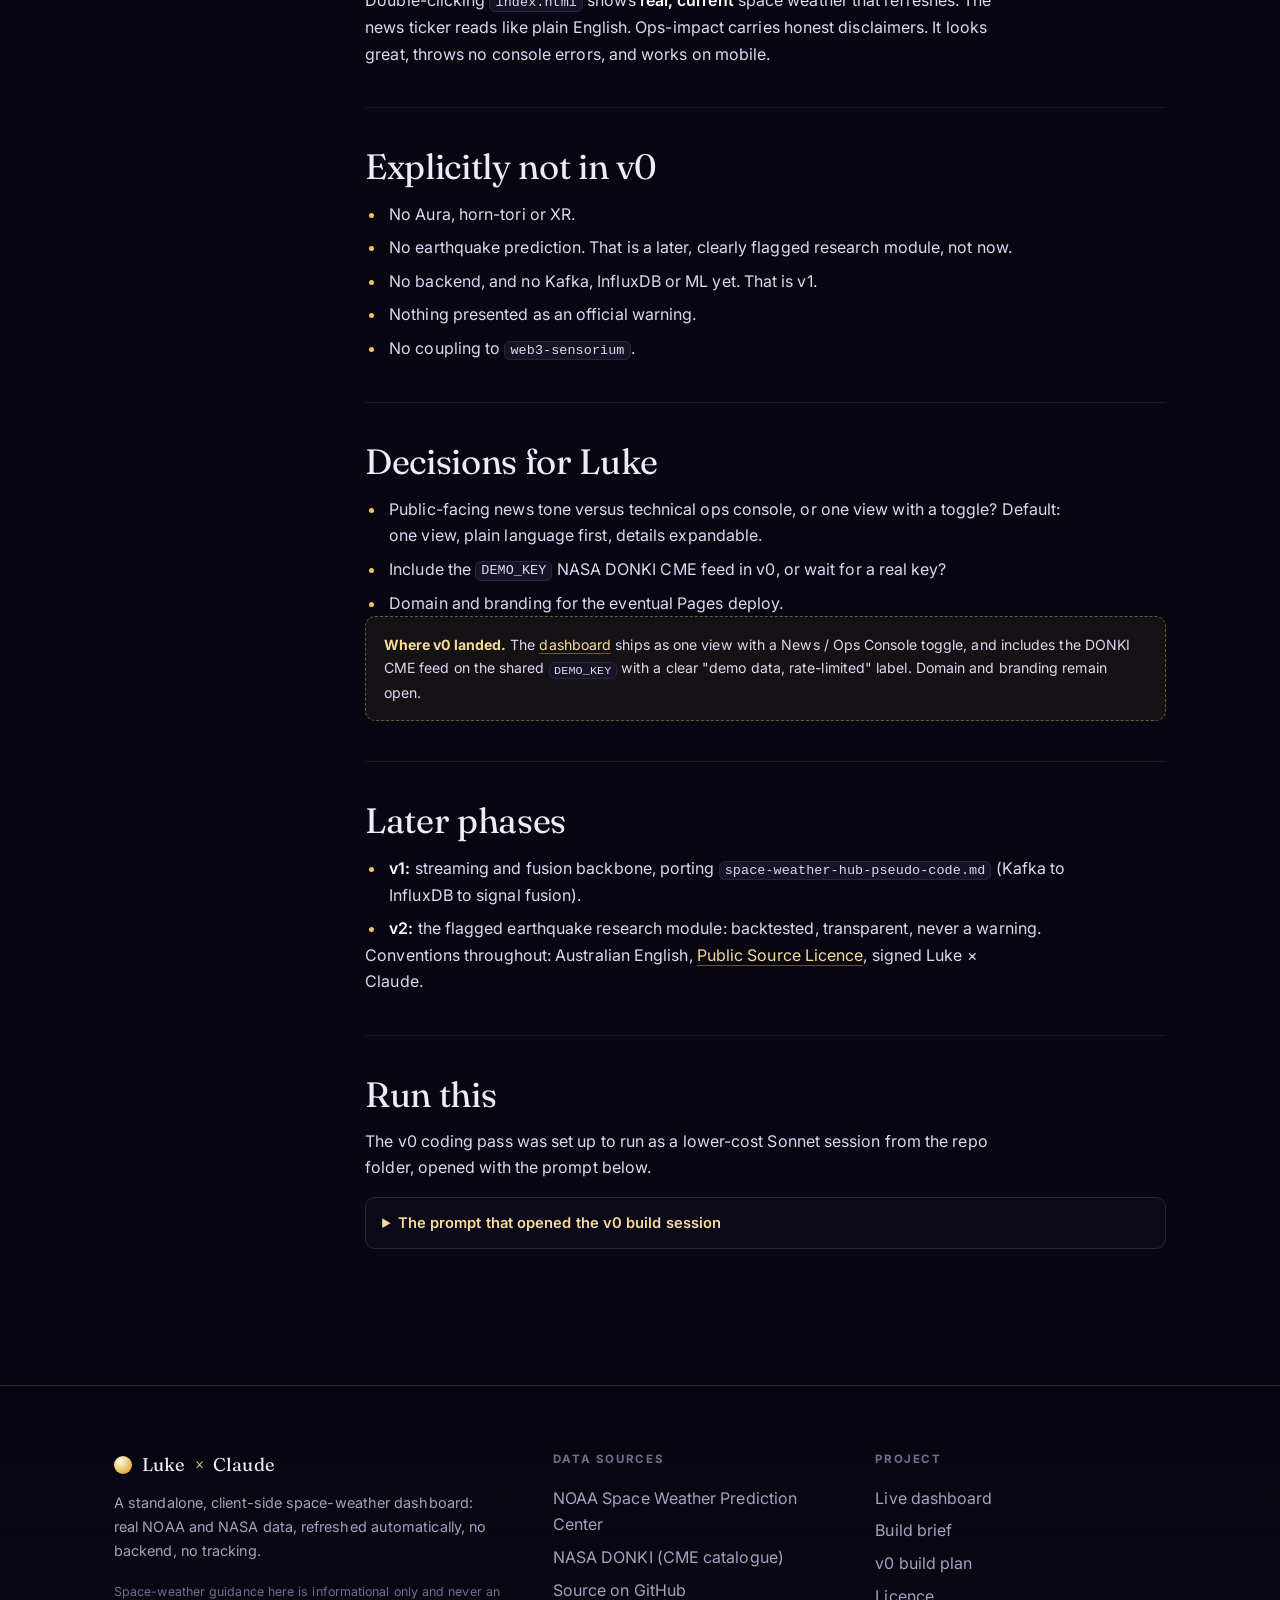
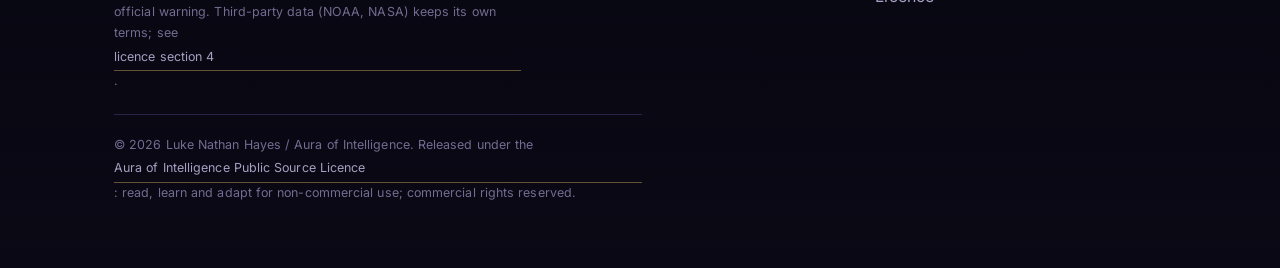
<file: plan.html>
<!doctype html>
<html lang="en">
<head>
<meta charset="utf-8">
<meta name="viewport" content="width=device-width, initial-scale=1">
<title>Build plan · Space Weather News</title>
<meta name="description" content="The v0 execution spec for Space Weather News: stack, file tree, live NOAA and NASA endpoints, tasks in order, acceptance test, what is out of scope and what comes next.">
<link rel="preconnect" href="https://fonts.googleapis.com">
<link rel="preconnect" href="https://fonts.gstatic.com" crossorigin>
<link href="https://fonts.googleapis.com/css2?family=Fraunces:ital,opsz,wght@0,9..144,300..500;1,9..144,300..500&family=Inter:wght@300..700&display=swap" rel="stylesheet">
<link rel="stylesheet" href="assets/styles.css">
<link rel="icon" href="assets/favicon.svg" type="image/svg+xml">
<link rel="shortcut icon" href="assets/favicon.ico" type="image/x-icon">
<link rel="icon" type="image/png" sizes="32x32" href="assets/favicon-raster-32.png">
<link rel="icon" type="image/png" sizes="192x192" href="assets/favicon-raster-192.png">
<link rel="apple-touch-icon" sizes="180x180" href="assets/apple-touch-icon-raster-180.png">
</head>
<body>
<div class="sky"></div><div class="stars"></div>

<header class="nav">
  <div class="nav-in">
    <a class="brand" href="index.html"><span class="dot"></span><b>Space&nbsp;Weather&nbsp;News</b></a>
    <nav class="nav-links" aria-label="Site">
      <a href="index.html">Dashboard</a>
      <a href="brief.html">Build brief</a>
      <a href="plan.html" aria-current="page">Build plan</a>
      <a href="licence.html">Licence</a>
    </nav>
  </div>
</header>

<main>
  <section class="doc-hero">
    <div class="wrap">
      <span class="kicker">v0 build plan</span>
      <h1 style="margin-top:.6rem">The execution spec.</h1>
      <p class="lead">The authoritative spec for the v0 coding pass: what to build, in what order, against which live data, and what counts as done. The <a class="link" href="brief.html">build brief</a> is the background.</p>
      <p class="note mt-2"><b>Standalone macro project.</b> No Aura, XR or horn-tori. No backend. No earthquake claims in v0. No coupling to other repos.</p>
    </div>
  </section>

  <section class="pad-sm">
    <div class="wrap doc">
      <aside class="toc" aria-label="On this page">
        <h5>On this page</h5>
        <a href="#north-star">North star</a>
        <a href="#goal">Goal of v0</a>
        <a href="#stack">Stack</a>
        <a href="#files">File tree</a>
        <a href="#endpoints">Live data endpoints</a>
        <a href="#tasks">Tasks, in order</a>
        <a href="#acceptance">Acceptance</a>
        <a href="#not-v0">Not in v0</a>
        <a href="#decisions">Decisions</a>
        <a href="#later">Later phases</a>
        <a href="#run">Run this</a>
      </aside>

      <article class="prose">
        <section id="north-star">
          <h2>North star: a global VR news studio</h2>
          <p>Space Weather News is <strong>global from the start</strong>, at macro and planetary scale. Its destination is a <strong>VR news studio</strong>: an immersive newsroom and mission control with <strong>screens for all the macro data</strong> (solar wind, Kp, X-rays and flares, CMEs, proton flux, aurora and other global feeds), each a live screen, broadcast style.</p>
          <p>Corpus: <code>space-weather-news-hub-vrai</code>, <code>vr-space-weather-news</code>, <code>modular-unity-development-deployment-plan-for-spaceweather-news-hub</code>.</p>
          <p>This is a <strong>macro-data-display</strong> project, a different style from the place-twin Sensorium. The v0 web dashboard is the <strong>data layer</strong> that will feed the studio's screens.</p>
        </section>

        <section id="goal">
          <h2>Goal of v0</h2>
          <p>A live, <strong>client-side static</strong> web dashboard and plain-language news feed off real public space-weather data. It opens by double-clicking <code>index.html</code> and deploys to GitHub Pages unchanged. Honest about hazards: guidance, never official warnings.</p>
        </section>

        <section id="stack">
          <h2>Stack</h2>
          <ul>
            <li>Vanilla HTML, CSS and JavaScript. No framework, no build step, no dependencies beyond two optional Google Fonts.</li>
            <li>Fetch NOAA SWPC and NASA JSON directly in the browser.</li>
            <li>Charts via inline SVG or <code>&lt;canvas&gt;</code>; no chart library needed.</li>
            <li>Reuse the <a class="link" href="https://github.com/auraofintelligence/an-open-book" rel="noopener">an-open-book</a> design language: deep cosmic ink, violet and gold, Fraunces and Inter, starfield.</li>
          </ul>
        </section>

        <section id="files">
          <h2>File tree</h2>
<pre><code>space-weather-news/
  index.html             # live dashboard
  brief.html             # build brief
  plan.html              # this plan
  licence.html           # Public Source Licence
  assets/styles.css      # adapted from an-open-book
  assets/data.js         # all fetchers, normalisers and thresholds
  assets/app.js          # render and refresh loop
  .nojekyll
  README.md</code></pre>
        </section>

        <section id="endpoints">
          <h2>Live data endpoints</h2>
          <p>Real and CORS-friendly. Verify each on first fetch.</p>
          <div class="table-scroll">
            <table class="endpoints">
              <thead><tr><th>Feed</th><th>Endpoint</th></tr></thead>
              <tbody>
                <tr><td>Solar wind plasma</td><td><code>https://services.swpc.noaa.gov/products/solar-wind/plasma-1-day.json</code></td></tr>
                <tr><td>Solar wind magnetic field (IMF Bz)</td><td><code>https://services.swpc.noaa.gov/products/solar-wind/mag-1-day.json</code></td></tr>
                <tr><td>Planetary K index (Kp)</td><td><code>https://services.swpc.noaa.gov/products/noaa-planetary-k-index.json</code></td></tr>
                <tr><td>GOES X-ray flux</td><td><code>https://services.swpc.noaa.gov/json/goes/primary/xrays-6-hour.json</code></td></tr>
                <tr><td>Latest X-ray flares</td><td><code>https://services.swpc.noaa.gov/json/goes/primary/xray-flares-latest.json</code></td></tr>
                <tr><td>Aurora (OVATION)</td><td><code>https://services.swpc.noaa.gov/json/ovation_aurora_latest.json</code></td></tr>
                <tr><td>Official alerts, watches and warnings</td><td><code>https://services.swpc.noaa.gov/products/alerts.json</code></td></tr>
                <tr><td>Solar regions</td><td><code>https://services.swpc.noaa.gov/json/solar_regions.json</code></td></tr>
                <tr><td>NOAA scales (R/S/G now and 3-day)</td><td><code>https://services.swpc.noaa.gov/products/noaa-scales.json</code></td></tr>
              </tbody>
            </table>
          </div>
          <p class="mt-2">NASA DONKI CMEs need an API key: defer to v1, or use <code>DEMO_KEY</code> behind a clearly labelled toggle.</p>
        </section>

        <section id="tasks">
          <h2>Tasks, in order</h2>
          <ol>
            <li><strong>Scaffold</strong> the static site; port the an-open-book tokens, typography and starfield into <code>styles.css</code>. Sticky header, responsive, reduced-motion, accessible.</li>
            <li><strong><code>data.js</code></strong>: one fetch-and-normalise function per endpoint; graceful error and stale handling; a single <code>refreshAll()</code> on a 90-second interval; timestamps ("as of … UTC").</li>
            <li><strong>Current conditions header</strong>: the three NOAA scales (R radio blackouts, S solar radiation, G geomagnetic) as live badges from <code>noaa-scales.json</code>, colour-coded, with the plain-English meaning.</li>
            <li><strong>Gauges and sparklines</strong>: Kp (0 to 9 dial), solar-wind speed and density, IMF Bz (highlight southward, negative values), X-ray flux with flare class (A/B/C/M/X). Vanilla SVG or canvas.</li>
            <li><strong>News ticker</strong>: turn <code>alerts.json</code> into plain-language headlines, for example "⚠️ G2 (Moderate) geomagnetic storm in progress: high-latitude power grids on watch; aurora possible toward mid-latitudes." Most recent first; no off-site links.</li>
            <li><strong>Ops-impact panel</strong>: grids, satellites, and aviation and HF comms status derived from Kp, flare class and proton flux thresholds. Every row labelled <strong>"guidance, not an official warning; see NOAA SWPC."</strong></li>
            <li><strong>Aurora and active regions</strong>: OVATION probability (a simple hemisphere view or a "visible to about X° latitude tonight" line) and a sunspot region list.</li>
            <li><strong>Polish</strong>: loading, empty and error states; mobile layout; a footer with data-source credits, the licence and the Luke × Claude signature. <code>.nojekyll</code>. Confirm it runs from <code>file://</code> and is Pages-ready.</li>
          </ol>
        </section>

        <section id="acceptance">
          <h2>Acceptance</h2>
          <p>Double-clicking <code>index.html</code> shows <strong>real, current</strong> space weather that refreshes. The news ticker reads like plain English. Ops-impact carries honest disclaimers. It looks great, throws no console errors, and works on mobile.</p>
        </section>

        <section id="not-v0">
          <h2>Explicitly not in v0</h2>
          <ul>
            <li>No Aura, horn-tori or XR.</li>
            <li>No earthquake prediction. That is a later, clearly flagged research module, not now.</li>
            <li>No backend, and no Kafka, InfluxDB or ML yet. That is v1.</li>
            <li>Nothing presented as an official warning.</li>
            <li>No coupling to <code>web3-sensorium</code>.</li>
          </ul>
        </section>

        <section id="decisions">
          <h2>Decisions for Luke</h2>
          <ul>
            <li>Public-facing news tone versus technical ops console, or one view with a toggle? Default: one view, plain language first, details expandable.</li>
            <li>Include the <code>DEMO_KEY</code> NASA DONKI CME feed in v0, or wait for a real key?</li>
            <li>Domain and branding for the eventual Pages deploy.</li>
          </ul>
          <p class="note mt-2"><b>Where v0 landed.</b> The <a class="link" href="index.html">dashboard</a> ships as one view with a News / Ops Console toggle, and includes the DONKI CME feed on the shared <code>DEMO_KEY</code> with a clear "demo data, rate-limited" label. Domain and branding remain open.</p>
        </section>

        <section id="later">
          <h2>Later phases</h2>
          <ul>
            <li><strong>v1:</strong> streaming and fusion backbone, porting <code>space-weather-hub-pseudo-code.md</code> (Kafka to InfluxDB to signal fusion).</li>
            <li><strong>v2:</strong> the flagged earthquake research module: backtested, transparent, never a warning.</li>
          </ul>
          <p>Conventions throughout: Australian English, <a class="link" href="licence.html">Public Source Licence</a>, signed Luke × Claude.</p>
        </section>

        <section id="run">
          <h2>Run this</h2>
          <p>The v0 coding pass was set up to run as a lower-cost Sonnet session from the repo folder, opened with the prompt below.</p>
          <details>
            <summary>The prompt that opened the v0 build session</summary>
<pre><code>Build Space Weather News v0. Read MEMORY.md (my conventions), then README.md
and PLAN.md: PLAN.md is the authoritative spec; execute its tasks in order.
Standalone project: no Aura/XR, no backend, no earthquake claims, no coupling
to other repos. Static site off live NOAA/NASA JSON, GitHub-Pages-ready,
Australian English, an-open-book design bar (../an-open-book for reference).
Commit as you go, signed Luke × Claude with a Co-Authored-By: Claude trailer.
Ask me only on the items under "Decisions".</code></pre>
          </details>
        </section>
      </article>
    </div>
  </section>
</main>

<footer class="foot">
  <div class="wrap foot-grid">
    <div>
      <div class="sig"><span class="dot" style="width:18px;height:18px;border-radius:50%;background:radial-gradient(circle at 34% 30%,#fff8dd,var(--gold) 55%,var(--c-orange) 100%)"></span> Luke <span class="x">×</span> Claude</div>
      <p class="muted" style="font-size:.9rem;max-width:42ch">A standalone, client-side space-weather dashboard: real NOAA and NASA data, refreshed automatically, no backend, no tracking.</p>
      <p class="disclaimer mt-2">Space-weather guidance here is informational only and never an official warning. Third-party data (NOAA, NASA) keeps its own terms; see <a class="link" href="licence.html#third-party">licence section 4</a>.</p>
    </div>
    <div>
      <h5>Data sources</h5>
      <a href="https://www.swpc.noaa.gov" rel="noopener">NOAA Space Weather Prediction Center</a>
      <a href="https://ccmc.gsfc.nasa.gov/tools/DONKI/" rel="noopener">NASA DONKI (CME catalogue)</a>
      <a href="https://github.com/auraofintelligence/space-weather-news" rel="noopener">Source on GitHub</a>
    </div>
    <div>
      <h5>Project</h5>
      <a href="index.html">Live dashboard</a>
      <a href="brief.html">Build brief</a>
      <a href="plan.html">v0 build plan</a>
      <a href="licence.html">Licence</a>
    </div>
  </div>
  <div class="wrap">
    <p class="fine">© 2026 Luke Nathan Hayes / Aura of Intelligence. Released under the <a class="link" href="licence.html">Aura of Intelligence Public Source Licence</a>: read, learn and adapt for non-commercial use; commercial rights reserved.</p>
  </div>
</footer>
</body>
</html>
</file>
<file: assets/styles.css>
/* ============================================================
   SPACE WEATHER NEWS — live solar & geomagnetic dashboard
   Design system ported from an-open-book · Luke × Claude
   ============================================================ */

/* ---------- Fonts ---------- */
/* Fraunces (display) + Inter (body) loaded via <link> in index.html. */

/* ---------- Reset ---------- */
*,*::before,*::after{box-sizing:border-box;margin:0;padding:0}
html{-webkit-text-size-adjust:100%;scroll-behavior:smooth}
@media (prefers-reduced-motion:reduce){html{scroll-behavior:auto}}
img,svg{display:block;max-width:100%}
a{color:inherit;text-decoration:none}
button{font:inherit;color:inherit;background:none;border:none;cursor:pointer}
ul,ol{list-style:none}
table{border-collapse:collapse;width:100%}

/* ---------- Tokens ---------- */
:root{
  --ink-900:#080711;      /* deepest bg */
  --ink-850:#0c0a17;
  --ink-800:#110e20;      /* panel */
  --ink-750:#171327;
  --ink-700:#1e1833;      /* card */
  --ink-600:#2a2247;      /* border */
  --ink-500:#3a3160;

  --paper:#efeafc;        /* body text */
  --paper-dim:#a7a0c2;    /* muted */
  --paper-faint:#736c92;  /* faint */

  --violet:#8b6cff;
  --violet-bright:#ad93ff;
  --gold:#e9c56b;
  --gold-dim:#c9a94e;

  /* spectrum (shared with an-open-book) */
  --c-red:#e5484d;
  --c-orange:#f2820a;
  --c-yellow:#f2c53d;
  --c-green:#3fb27f;
  --c-blue:#4c8dff;
  --c-indigo:#6d6cf0;
  --c-violet:#b061f2;

  --accent:var(--gold);
  --accent-2:#f6dc9b;
  --accent-ink:#171100;

  /* NOAA scale levels 0-5: none, minor, moderate, strong, severe, extreme */
  --scale-0:#5b6584;
  --scale-1:#f2c53d;
  --scale-2:#f2820a;
  --scale-3:#e5484d;
  --scale-4:#d6294f;
  --scale-5:#b061f2;

  --maxw:1180px;
  --gutter:clamp(20px,5vw,64px);
  --radius:16px;
  --radius-sm:10px;

  --serif:"Fraunces",Georgia,"Times New Roman",serif;
  --sans:"Inter",system-ui,-apple-system,"Segoe UI",Roboto,sans-serif;
  --mono:"SFMono-Regular",Consolas,"Liberation Mono",Menlo,monospace;

  --ease:cubic-bezier(.2,.7,.2,1);
}

/* ---------- Base ---------- */
body{
  font-family:var(--sans);
  color:var(--paper);
  background:var(--ink-900);
  line-height:1.65;
  font-size:clamp(16px,1.05vw,18px);
  letter-spacing:.005em;
  overflow-x:hidden;
  position:relative;
  min-height:100vh;
}

/* cosmic backdrop */
.sky{position:fixed;inset:0;z-index:-2;pointer-events:none;
  background:
    radial-gradient(1200px 800px at 78% -10%, color-mix(in srgb,var(--accent) 20%,transparent), transparent 60%),
    radial-gradient(900px 700px at 8% 12%, color-mix(in srgb,var(--violet) 16%,transparent), transparent 60%),
    radial-gradient(700px 900px at 100% 100%, color-mix(in srgb,var(--gold) 8%,transparent), transparent 55%),
    var(--ink-900);
}
.stars{position:fixed;inset:0;z-index:-1;pointer-events:none;opacity:.5;
  background-image:
    radial-gradient(1.4px 1.4px at 20% 30%, #fff, transparent),
    radial-gradient(1.2px 1.2px at 70% 65%, #fff, transparent),
    radial-gradient(1px 1px at 40% 80%, #cbd0ff, transparent),
    radial-gradient(1.3px 1.3px at 85% 20%, #fff, transparent),
    radial-gradient(1px 1px at 55% 45%, #e9d9ff, transparent),
    radial-gradient(1.1px 1.1px at 12% 72%, #fff, transparent),
    radial-gradient(1px 1px at 92% 88%, #fff, transparent),
    radial-gradient(1.2px 1.2px at 33% 12%, #dfe6ff, transparent);
  background-repeat:repeat;background-size:auto;
}

/* ---------- Layout ---------- */
.wrap{width:100%;max-width:var(--maxw);margin-inline:auto;padding-inline:var(--gutter)}
section{position:relative}
.pad{padding-block:clamp(56px,9vw,120px)}
.pad-sm{padding-block:clamp(32px,5vw,64px)}

/* ---------- Typography ---------- */
h1,h2,h3,h4{font-family:var(--serif);font-weight:400;line-height:1.08;letter-spacing:-.01em}
.display{font-size:clamp(2.2rem,6vw,4rem);font-weight:340;letter-spacing:-.02em}
h1{font-size:clamp(1.9rem,4.6vw,3.2rem)}
h2{font-size:clamp(1.5rem,3.2vw,2.2rem)}
h3{font-size:clamp(1.15rem,2vw,1.4rem);font-family:var(--serif)}
h4{font-size:1rem;font-family:var(--sans);font-weight:650;letter-spacing:.01em}
p{max-width:66ch}
.lead{font-size:clamp(1.05rem,1.6vw,1.25rem);color:#e6e0fa;line-height:1.55;font-weight:350}
.muted{color:var(--paper-dim)}
.faint{color:var(--paper-faint)}
.mono{font-family:var(--mono)}
a.link{color:var(--accent-2);border-bottom:1px solid color-mix(in srgb,var(--accent) 40%,transparent);transition:color .2s,border-color .2s}
a.link:hover{color:#fff;border-color:var(--accent-2)}

.kicker{display:inline-flex;align-items:center;gap:.6em;font-family:var(--sans);
  font-size:.72rem;font-weight:650;letter-spacing:.2em;text-transform:uppercase;
  color:var(--accent-2)}
.kicker::before{content:"";width:24px;height:1px;background:var(--accent);opacity:.7}
.note{border:1px dashed color-mix(in srgb,var(--accent) 40%,transparent);border-radius:var(--radius-sm);
  padding:1rem 1.1rem;background:color-mix(in srgb,var(--accent) 6%,transparent);font-size:.88rem;color:var(--paper-dim);max-width:none}
.note b{color:var(--accent-2)}
.chip{display:inline-flex;align-items:center;gap:.4em;font-family:var(--sans);font-size:.68rem;letter-spacing:.08em;text-transform:uppercase;
  color:var(--paper-dim);border:1px solid var(--ink-600);border-radius:999px;padding:.28rem .7rem;vertical-align:middle}
.chip.warn{color:var(--gold);border-color:color-mix(in srgb,var(--gold) 45%,transparent)}

/* ---------- Nav ---------- */
.nav{position:sticky;top:0;z-index:60;backdrop-filter:blur(14px);
  background:color-mix(in srgb,var(--ink-900) 74%,transparent);
  border-bottom:1px solid color-mix(in srgb,var(--ink-600) 70%,transparent)}
.nav-in{display:flex;align-items:center;justify-content:space-between;gap:1rem;
  min-height:64px;max-width:1300px;margin-inline:auto;padding-inline:var(--gutter);flex-wrap:wrap;padding-block:.5rem}
.brand{display:flex;align-items:center;gap:.6rem;font-family:var(--serif);font-size:1.06rem;letter-spacing:.01em;white-space:nowrap}
.brand .dot{width:16px;height:16px;border-radius:50%;
  background:radial-gradient(circle at 34% 30%,#fff8dd,var(--gold) 55%,var(--c-orange) 100%);
  box-shadow:0 0 14px color-mix(in srgb,var(--gold) 65%,transparent)}
.nav-mid{display:flex;align-items:center;flex:1 1 auto;min-width:180px;justify-content:center}
.updated-strip{display:inline-flex;align-items:center;gap:.55rem;font-size:.82rem;color:var(--paper-dim)}
.pulse-dot{width:8px;height:8px;border-radius:50%;background:var(--c-green);box-shadow:0 0 0 0 rgba(63,178,127,.6);animation:pulseDot 2.4s infinite}
.pulse-dot.stale{background:var(--gold);box-shadow:none;animation:none}
.pulse-dot.down{background:var(--c-red);box-shadow:none;animation:none}
@keyframes pulseDot{0%{box-shadow:0 0 0 0 rgba(63,178,127,.55)}70%{box-shadow:0 0 0 8px rgba(63,178,127,0)}100%{box-shadow:0 0 0 0 rgba(63,178,127,0)}}
@media (prefers-reduced-motion:reduce){.pulse-dot{animation:none}}

.mode-toggle{display:inline-flex;border:1px solid var(--ink-600);border-radius:999px;padding:3px;gap:2px;background:color-mix(in srgb,var(--ink-800) 70%,transparent)}
.mode-btn{font-size:.8rem;font-weight:600;padding:.4rem .9rem;border-radius:999px;color:var(--paper-dim);transition:.2s var(--ease)}
.mode-btn.is-active{background:var(--accent);color:var(--accent-ink)}
.mode-btn:not(.is-active):hover{color:#fff}

.burger{display:none;width:42px;height:42px;border-radius:10px;align-items:center;justify-content:center}
.burger span{display:block;width:20px;height:2px;background:var(--paper)}
@media (max-width:760px){
  .nav-in{justify-content:space-between}
  .nav-mid{order:3;flex-basis:100%;justify-content:flex-start;padding-top:.35rem}
}

/* ---------- Buttons ---------- */
.btn{display:inline-flex;align-items:center;gap:.55rem;font-family:var(--sans);font-weight:600;
  font-size:.9rem;padding:.75rem 1.2rem;border-radius:999px;transition:.22s var(--ease)}
.btn-primary{background:var(--accent);color:var(--accent-ink)}
.btn-primary:hover{transform:translateY(-2px);background:var(--accent-2)}
.btn-ghost{border:1px solid color-mix(in srgb,var(--accent) 45%,transparent);color:var(--paper)}
.btn-ghost:hover{border-color:var(--accent-2);color:#fff}

/* ---------- Hero / current conditions ---------- */
.hero-conditions{padding-top:clamp(28px,5vw,48px)}
.scale-badges{display:flex;flex-wrap:wrap;gap:.9rem;margin-top:1.4rem}
.scale-badge{flex:1 1 220px;display:flex;gap:.9rem;align-items:flex-start;padding:1rem 1.1rem;border-radius:var(--radius);
  border:1px solid var(--ink-600);background:linear-gradient(180deg,color-mix(in srgb,var(--ink-700) 80%,transparent),color-mix(in srgb,var(--ink-800) 90%,transparent))}
.scale-badge .lvl{flex:0 0 auto;width:48px;height:48px;border-radius:50%;display:grid;place-items:center;
  font-family:var(--serif);font-size:1.3rem;color:#0a0814;font-weight:500;background:var(--scale-0)}
.scale-badge .lbl{font-size:.7rem;letter-spacing:.14em;text-transform:uppercase;color:var(--paper-faint)}
.scale-badge .txt{font-family:var(--serif);font-size:1.15rem;color:#fff;margin-top:.1rem}
.scale-badge p{font-size:.86rem;color:var(--paper-dim);margin-top:.25rem;max-width:34ch}

.outlook-strip{margin-top:1.6rem;overflow-x:auto}
.outlook-strip table{min-width:520px}
.outlook-strip th,.outlook-strip td{padding:.5rem .8rem;text-align:left;border-bottom:1px solid var(--ink-600);font-size:.86rem}
.outlook-strip th{color:var(--paper-faint);font-weight:600;font-size:.72rem;letter-spacing:.1em;text-transform:uppercase}
.outlook-strip td.lvl{font-family:var(--serif);color:#fff}

/* ---------- Cards & grids ---------- */
.grid{display:grid;gap:clamp(14px,2vw,20px)}
.g-2{grid-template-columns:repeat(2,1fr)}
.g-3{grid-template-columns:repeat(3,1fr)}
.g-4{grid-template-columns:repeat(4,1fr)}
@media (max-width:900px){.g-4{grid-template-columns:repeat(2,1fr)}}
@media (max-width:560px){.g-2,.g-3,.g-4{grid-template-columns:1fr}}

.card{background:linear-gradient(180deg,color-mix(in srgb,var(--ink-700) 80%,transparent),color-mix(in srgb,var(--ink-800) 90%,transparent));
  border:1px solid var(--ink-600);border-radius:var(--radius);padding:clamp(16px,2.2vw,22px);
  transition:.28s var(--ease);position:relative;overflow:hidden}
.card:hover{border-color:color-mix(in srgb,var(--accent) 50%,transparent)}
.card .tag{font-size:.7rem;letter-spacing:.12em;text-transform:uppercase;color:var(--accent-2);font-weight:650}
.card h3{margin:.4rem 0 .3rem}
.card .big{font-family:var(--serif);font-size:clamp(1.8rem,4vw,2.4rem);color:#fff;line-height:1}
.card .unit{font-size:.8rem;color:var(--paper-faint);margin-left:.35rem}
.card .sub{font-size:.82rem;color:var(--paper-dim);margin-top:.3rem}

/* row layout for aurora/regions split */
.row{display:grid;grid-template-columns:1fr 1fr;gap:clamp(24px,4vw,48px);align-items:start}
@media (max-width:860px){.row{grid-template-columns:1fr}}

/* ---------- Gauges ---------- */
.gauge-svg{width:100%;height:auto;overflow:visible}
.gauge-svg .track{fill:none;stroke:var(--ink-600);stroke-width:10;stroke-linecap:round}
.gauge-svg .fill{fill:none;stroke-width:10;stroke-linecap:round;transition:stroke-dasharray .6s var(--ease)}
.gauge-svg .needle{stroke:#fff;stroke-width:2.5;stroke-linecap:round;transition:transform .6s var(--ease);transform-origin:center}
.gauge-svg .tick{stroke:var(--paper-faint);stroke-width:1}
.gauge-svg text{font-family:var(--sans);fill:var(--paper-faint);font-size:9px}

.spark{width:100%;height:56px;overflow:visible}
.spark .line{fill:none;stroke:var(--accent-2);stroke-width:1.8;stroke-linejoin:round;stroke-linecap:round}
.spark .fill{fill:url(#sparkFade);opacity:.5}
.spark .zero{stroke:var(--paper-faint);stroke-width:1;stroke-dasharray:2 3}
.spark .neg{stroke:var(--c-red)}

/* ---------- Ticker ---------- */
.ticker{display:flex;flex-direction:column;gap:.7rem;margin-top:1.4rem}
.ticker-item{display:flex;gap:.9rem;padding:.85rem 1rem;border-radius:var(--radius-sm);border:1px solid var(--ink-600);
  background:color-mix(in srgb,var(--ink-800) 60%,transparent);border-left-width:3px}
.ticker-item .icon{flex:0 0 auto;font-size:1.15rem;line-height:1.4}
.ticker-item .body{flex:1 1 auto;min-width:0}
.ticker-item .headline{color:#fff;font-size:.98rem}
.ticker-item .meta{font-size:.76rem;color:var(--paper-faint);margin-top:.25rem;letter-spacing:.02em}
.ticker-item.lvl-0{border-left-color:var(--scale-0)}
.ticker-item.lvl-1{border-left-color:var(--scale-1)}
.ticker-item.lvl-2{border-left-color:var(--scale-2)}
.ticker-item.lvl-3{border-left-color:var(--scale-3)}
.ticker-item.lvl-4{border-left-color:var(--scale-4)}
.ticker-item.lvl-5{border-left-color:var(--scale-5)}
.ticker-item.is-cancelled{opacity:.6}
.ticker-empty{color:var(--paper-faint);font-size:.9rem;padding:1rem 0}

/* ---------- Ops impact ---------- */
.ops-card .status-pill{display:inline-flex;align-items:center;gap:.5rem;padding:.35rem .8rem;border-radius:999px;
  font-size:.78rem;font-weight:650;letter-spacing:.03em;color:#0a0814;background:var(--scale-0)}
.ops-card p.impact{margin-top:.7rem;font-size:.92rem;color:var(--paper-dim)}
.ops-card .thresholds{margin-top:.8rem;font-size:.78rem;color:var(--paper-faint);border-top:1px solid var(--ink-600);padding-top:.7rem}
.ops-card .thresholds div{display:flex;justify-content:space-between;padding:.15rem 0}
.disclaimer{font-size:.78rem;color:var(--paper-faint);margin-top:.3rem}

/* ---------- Aurora ---------- */
.aurora-bar{position:relative;height:14px;border-radius:999px;margin:1rem 0 .6rem;
  background:linear-gradient(90deg,var(--ink-700),color-mix(in srgb,var(--c-green) 55%,var(--ink-700)) 50%,var(--ink-700))}
.aurora-bar .mark{position:absolute;top:-5px;width:2px;height:24px;background:#fff;box-shadow:0 0 8px #fff}
.aurora-bar .mark .lbl{position:absolute;top:-1.4rem;left:50%;transform:translateX(-50%);font-size:.72rem;white-space:nowrap;color:var(--paper-dim)}
.aurora-scale{display:flex;justify-content:space-between;font-size:.72rem;color:var(--paper-faint)}
.aurora-line{margin-top:.6rem;font-size:.94rem;color:var(--paper-dim)}
.aurora-line strong{color:#fff}

/* ---------- Active regions ---------- */
.regions-list{display:flex;flex-direction:column;gap:.6rem;margin-top:1rem}
.region-row{display:flex;align-items:center;gap:.8rem;padding:.7rem .9rem;border-radius:var(--radius-sm);border:1px solid var(--ink-600);
  background:color-mix(in srgb,var(--ink-800) 55%,transparent)}
.region-row .num{font-family:var(--serif);color:var(--accent-2);font-size:1.05rem;min-width:3.6em}
.region-row .loc{font-size:.86rem;color:var(--paper-dim);min-width:5em}
.region-row .flag{margin-left:auto;font-size:.72rem;color:var(--paper-faint)}
.regions-table{margin-top:.6rem;font-size:.82rem}
.regions-table th,.regions-table td{padding:.4rem .6rem;border-bottom:1px solid var(--ink-600);text-align:left}
.regions-table th{color:var(--paper-faint);font-weight:600;font-size:.68rem;letter-spacing:.08em;text-transform:uppercase}

/* ---------- CME ---------- */
.cme-list{display:flex;flex-direction:column;gap:.8rem;margin-top:1rem}
.cme-item{padding:.9rem 1rem;border-radius:var(--radius-sm);border:1px solid var(--ink-600);background:color-mix(in srgb,var(--ink-800) 55%,transparent)}
.cme-item .headline{color:#fff;font-size:.94rem}
.cme-item .meta{font-size:.78rem;color:var(--paper-faint);margin-top:.3rem}
.cme-item .tech{margin-top:.5rem;font-size:.78rem;color:var(--paper-dim);border-top:1px dashed var(--ink-600);padding-top:.5rem}

/* ---------- Mode gating ---------- */
body:not([data-mode="ops"]) .ops-only{display:none}
body[data-mode="ops"] .ops-only{display:revert}
body[data-mode="ops"] table.ops-only{display:table}
body[data-mode="ops"] tr.ops-only{display:table-row}

/* ---------- States ---------- */
.state{display:flex;align-items:center;gap:.6rem;font-size:.86rem;color:var(--paper-faint);padding:.6rem 0}
.state .spin{width:14px;height:14px;border-radius:50%;border:2px solid var(--ink-600);border-top-color:var(--accent-2);animation:spin 900ms linear infinite}
@keyframes spin{to{transform:rotate(360deg)}}
@media (prefers-reduced-motion:reduce){.state .spin{animation:none}}
.state.is-error{color:var(--c-red)}

/* ---------- Footer ---------- */
.foot{border-top:1px solid var(--ink-600);margin-top:2rem;padding-block:clamp(36px,6vw,64px);
  background:linear-gradient(180deg,transparent,color-mix(in srgb,var(--ink-850) 60%,transparent))}
.foot-grid{display:grid;grid-template-columns:1.4fr 1fr 1fr;gap:2rem}
@media (max-width:720px){.foot-grid{grid-template-columns:1fr}}
.foot h5{font-family:var(--sans);font-size:.72rem;letter-spacing:.14em;text-transform:uppercase;color:var(--paper-faint);margin-bottom:.8rem}
.foot a{color:var(--paper-dim);display:block;padding:.2rem 0;transition:color .2s}
.foot a:hover{color:var(--accent-2)}
.sig{display:flex;align-items:center;gap:.6rem;font-family:var(--serif);font-size:1.15rem;margin-bottom:.7rem}
.sig .x{color:var(--accent-2)}
.foot .fine{font-size:.78rem;color:var(--paper-faint);margin-top:1.4rem;border-top:1px solid var(--ink-600);padding-top:1.2rem}

/* utilities */
.center{text-align:center}
.mt-1{margin-top:.6rem}.mt-2{margin-top:1.2rem}.mt-3{margin-top:2rem}
.flexwrap{display:flex;flex-wrap:wrap;gap:.6rem;align-items:center}
.sr-only{position:absolute;width:1px;height:1px;overflow:hidden;clip:rect(0,0,0,0);white-space:nowrap}

::selection{background:color-mix(in srgb,var(--accent) 40%,transparent);color:#fff}
:focus-visible{outline:2px solid var(--accent-2);outline-offset:3px;border-radius:4px}

/* ---------- Site links (nav) ---------- */
.nav-links{display:flex;flex-wrap:wrap;gap:.15rem}
.nav-links a{font-size:.82rem;font-weight:550;padding:.4rem .75rem;border-radius:999px;color:var(--paper-dim);transition:.2s var(--ease)}
.nav-links a:hover{color:#fff}
.nav-links a[aria-current="page"]{color:var(--accent-2);background:color-mix(in srgb,var(--accent) 12%,transparent)}
@media (max-width:760px){.nav-links{order:4;flex-basis:100%;margin-inline:-.75rem}}

/* ---------- Document pages (brief, plan, licence) ---------- */
.doc-hero{padding-top:clamp(36px,6vw,72px);padding-bottom:clamp(8px,2vw,16px)}
.doc-hero .lead{margin-top:.8rem}
.doc-hero .flexwrap{margin-top:1.2rem}
.doc{display:grid;grid-template-columns:200px minmax(0,1fr);gap:clamp(24px,4vw,56px);align-items:start}
@media (max-width:900px){.doc{grid-template-columns:minmax(0,1fr)}.toc{display:none}}
.toc{position:sticky;top:96px;font-size:.84rem;border-left:1px solid var(--ink-600);padding-left:1rem}
.toc h5{font-family:var(--sans);font-size:.68rem;letter-spacing:.14em;text-transform:uppercase;color:var(--paper-faint);margin-bottom:.6rem}
.toc a{display:block;padding:.22rem 0;color:var(--paper-dim);transition:color .2s}
.toc a:hover{color:var(--accent-2)}

.prose{min-width:0}
.prose > section{padding-bottom:clamp(24px,4vw,40px);scroll-margin-top:90px}
.prose > section + section{border-top:1px solid color-mix(in srgb,var(--ink-600) 60%,transparent);padding-top:clamp(24px,4vw,40px)}
.prose h2{margin-bottom:.9rem}
.prose h2 .num{font-family:var(--sans);font-size:.8rem;font-weight:650;letter-spacing:.1em;color:var(--accent-2);margin-right:.6rem;vertical-align:middle}
.prose h3{margin:1.4rem 0 .5rem}
.prose p{color:#ddd7f1;margin-top:.7rem}
.prose p:first-of-type{margin-top:0}
.prose strong{color:#fff;font-weight:600}
.prose ul,.prose ol{margin-top:.7rem;padding-left:1.3rem;max-width:72ch}
.prose ul{list-style:disc}
.prose ol{list-style:decimal}
.prose li{color:#ddd7f1;margin-top:.45rem;padding-left:.2rem}
.prose li::marker{color:var(--accent)}
.prose code{font-family:var(--mono);font-size:.84em;background:var(--ink-750);border:1px solid var(--ink-600);padding:.08em .38em;border-radius:6px;overflow-wrap:anywhere}
.prose pre{margin-top:1rem;background:var(--ink-850);border:1px solid var(--ink-600);border-radius:var(--radius-sm);padding:1rem 1.1rem;overflow-x:auto;font-family:var(--mono);font-size:.8rem;line-height:1.6;color:#d9d3ef}
.prose pre code{background:none;border:0;padding:0;font-size:inherit;overflow-wrap:normal}
.prose blockquote{margin-top:1.1rem;border-left:3px solid var(--accent);padding:.5rem 1.1rem;background:color-mix(in srgb,var(--accent) 6%,transparent);border-radius:0 var(--radius-sm) var(--radius-sm) 0}
.prose blockquote p{color:var(--paper);font-family:var(--serif);font-size:1.08rem;margin:0}
.prose .grid{margin-top:1rem}
.prose .card p{font-size:.92rem;margin-top:.5rem}
.prose details{margin-top:1rem;border:1px solid var(--ink-600);border-radius:var(--radius-sm);background:color-mix(in srgb,var(--ink-800) 55%,transparent)}
.prose summary{cursor:pointer;padding:.8rem 1rem;font-weight:600;font-size:.92rem;color:var(--accent-2)}
.prose details[open] summary{border-bottom:1px solid var(--ink-600)}
.prose details pre{margin:0;border:0;border-radius:0 0 var(--radius-sm) var(--radius-sm)}

.layer .tag{display:inline-block}
.layer.real{border-top:3px solid var(--c-green)}
.layer.research{border-top:3px solid var(--c-blue)}
.layer.contested{border-top:3px solid var(--gold)}
.layer.real .tag{color:var(--c-green)}
.layer.research .tag{color:#8fb6ff}

.flow{display:grid;grid-template-columns:repeat(7,minmax(0,1fr));gap:.6rem;margin-top:1rem}
@media (max-width:1000px){.flow{grid-template-columns:repeat(2,minmax(0,1fr))}}
@media (max-width:480px){.flow{grid-template-columns:minmax(0,1fr)}}
.flow .step{position:relative;padding:.8rem .85rem;border:1px solid var(--ink-600);border-radius:var(--radius-sm);background:color-mix(in srgb,var(--ink-800) 60%,transparent)}
.flow .step b{display:block;font-size:.68rem;letter-spacing:.12em;text-transform:uppercase;color:var(--accent-2);margin-bottom:.35rem}
.flow .step span{display:block;font-size:.8rem;color:var(--paper-dim);line-height:1.45}
.flow .step.now{border-color:color-mix(in srgb,var(--c-green) 55%,transparent)}

.endpoints{margin-top:1rem;font-size:.86rem}
.endpoints th,.endpoints td{padding:.6rem .7rem;border-bottom:1px solid var(--ink-600);text-align:left;vertical-align:top}
.endpoints th{color:var(--paper-faint);font-weight:600;font-size:.7rem;letter-spacing:.1em;text-transform:uppercase}
.endpoints td:first-child{color:#fff;white-space:nowrap}
@media (max-width:640px){.endpoints td:first-child{white-space:normal}}
.table-scroll{overflow-x:auto}
</file>
